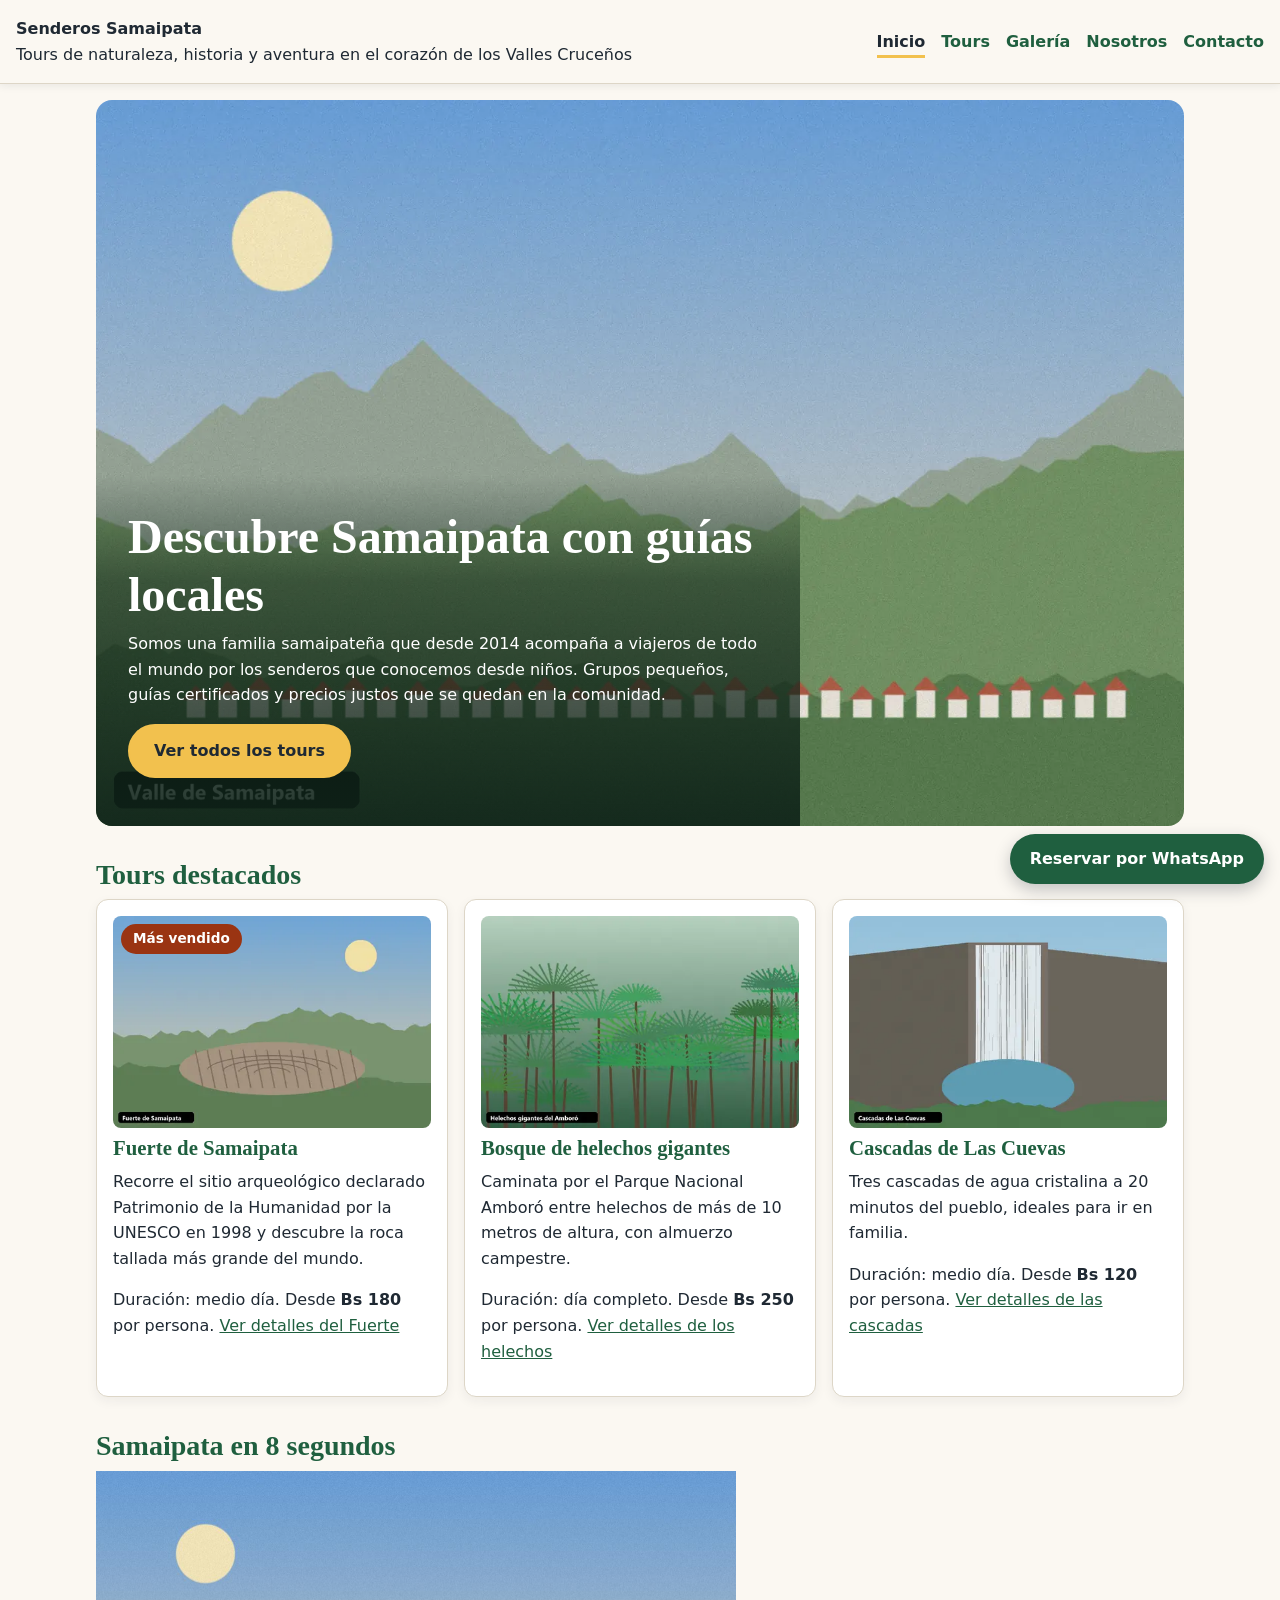
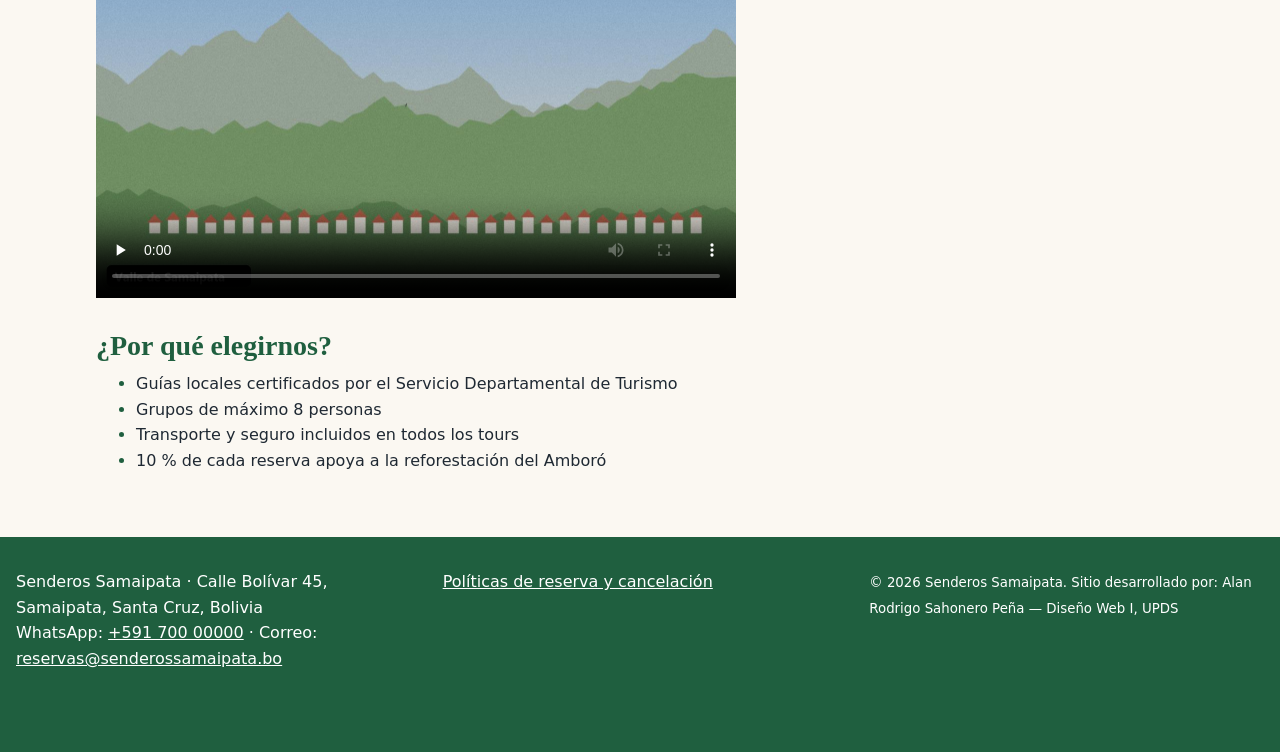
<file: index.html>
<!DOCTYPE html>
<html lang="es">
<head>
  <meta charset="UTF-8">
  <meta name="viewport" content="width=device-width, initial-scale=1.0">
  <title>Senderos Samaipata · Tours de naturaleza e historia en Samaipata</title>
  <link rel="canonical" href="   https://sahoneropenaalanrdorigo-web.github.io/senderos-samaipata/">
  <meta name="description" content="Tours con guías locales al Fuerte de Samaipata, los helechos gigantes del Amboró y las cascadas de Las Cuevas. Grupos pequeños y precios justos.">
  <link rel="stylesheet" href="css/estilos.css">
  <meta name="theme-color" content="#1f5f3f">
  <link rel="icon" href="img/favicon.svg" type="image/svg+xml">
  <link rel="apple-touch-icon" href="img/apple-touch-icon.png">
  <meta property="og:type" content="website">
  <meta property="og:title" content="Senderos Samaipata · Tours con guías locales">
  <meta property="og:description" content="Fuerte de Samaipata, helechos gigantes del Amboró y cascadas. Grupos pequeños y precios justos.">
  <meta property="og:image" content="   https://sahoneropenaalanrdorigo-web.github.io/senderos-samaipata/img/og-senderos.jpg">
  <meta property="og:url" content="   https://sahoneropenaalanrdorigo-web.github.io/senderos-samaipata/">
  <meta property="og:locale" content="es_BO">
  <script type="application/ld+json">
  {
    "@context": "https://schema.org",
    "@type": "TravelAgency",
    "name": "Senderos Samaipata",
    "url": "   https://sahoneropenaalanrdorigo-web.github.io/senderos-samaipata/",
    "image": "   https://sahoneropenaalanrdorigo-web.github.io/senderos-samaipata/img/og-senderos.jpg",
    "telephone": "+59170000000",
    "email": "reservas@senderossamaipata.bo",
    "priceRange": "Bs 120 - Bs 950",
    "address": {
      "@type": "PostalAddress",
      "streetAddress": "Calle Bolívar 45",
      "addressLocality": "Samaipata",
      "addressRegion": "Santa Cruz",
      "addressCountry": "BO"
    },
    "openingHours": ["Mo-Sa 08:00-19:00", "Su 08:00-12:00"]
  }
  </script>
</head>
<body>
  <header>
    <div class="marca">
      <p><strong>Senderos Samaipata</strong></p>
      <p>Tours de naturaleza, historia y aventura en el corazón de los Valles Cruceños</p>
    </div>
    <nav aria-label="Menú principal">
      <ul>
        <li><a href="index.html" aria-current="page">Inicio</a></li>
        <li><a href="tours.html">Tours</a></li>
        <li><a href="galeria.html">Galería</a></li>
        <li><a href="nosotros.html">Nosotros</a></li>
        <li><a href="contacto.html">Contacto</a></li>
      </ul>
    </nav>
  </header>

  <main>
    <section class="hero" aria-labelledby="bienvenida">
      <img src="img/portada-valle-960.jpg"
           srcset="img/portada-valle-480.webp 480w, img/portada-valle-960.webp 960w, img/portada-valle-1440.webp 1440w"
           sizes="100vw" width="960" height="640" fetchpriority="high"
           alt="Ilustración del valle de Samaipata con casas de techo rojo al pie de cerros verdes">
      <div class="hero-texto">
        <h1 id="bienvenida">Descubre Samaipata con guías locales</h1>
        <p>Somos una familia samaipateña que desde 2014 acompaña a viajeros de todo el mundo por los senderos que
          conocemos desde niños. Grupos pequeños, guías certificados y precios justos que se quedan en la comunidad.</p>
        <p><a class="boton" href="tours.html">Ver todos los tours</a></p>
      </div>
    </section>

    <section aria-labelledby="destacados">
      <h2 id="destacados">Tours destacados</h2>

      <div class="tarjetas">
        <article class="tarjeta">
          <p class="insignia">Más vendido</p>
          <img src="img/fuerte-480.webp" width="480" height="320" loading="lazy" alt="">
          <h3>Fuerte de Samaipata</h3>
          <p>Recorre el sitio arqueológico declarado Patrimonio de la Humanidad por la UNESCO en 1998 y descubre la
            roca tallada más grande del mundo.</p>
          <p>Duración: medio día. Desde <strong>Bs 180</strong> por persona. <a href="tours.html#fuerte">Ver detalles del Fuerte</a></p>
        </article>

        <article class="tarjeta">
          <img src="img/helechos-480.webp" width="480" height="320" loading="lazy" alt="">
          <h3>Bosque de helechos gigantes</h3>
          <p>Caminata por el Parque Nacional Amboró entre helechos de más de 10 metros de altura, con almuerzo
            campestre.</p>
          <p>Duración: día completo. Desde <strong>Bs 250</strong> por persona. <a href="tours.html#helechos">Ver detalles de los helechos</a></p>
        </article>

        <article class="tarjeta">
          <img src="img/cuevas-480.webp" width="480" height="320" loading="lazy" alt="">
          <h3>Cascadas de Las Cuevas</h3>
          <p>Tres cascadas de agua cristalina a 20 minutos del pueblo, ideales para ir en familia.</p>
          <p>Duración: medio día. Desde <strong>Bs 120</strong> por persona. <a href="tours.html#cuevas">Ver detalles de las cascadas</a></p>
        </article>
      </div>
    </section>

    <section aria-labelledby="video-titulo">
      <h2 id="video-titulo">Samaipata en 8 segundos</h2>
      <video controls preload="none" poster="video/poster.jpg" width="640" height="360">
        <source src="video/samaipata.mp4" type="video/mp4">
        <track kind="captions" src="video/samaipata.vtt" srclang="es" label="Español" default>
        <p>Tu navegador no puede reproducir este video. <a href="video/samaipata.mp4">Descárgalo aquí</a>.</p>
      </video>
    </section>

    <section aria-labelledby="por-que">
      <h2 id="por-que">¿Por qué elegirnos?</h2>
      <ul>
        <li>Guías locales certificados por el Servicio Departamental de Turismo</li>
        <li>Grupos de máximo 8 personas</li>
        <li>Transporte y seguro incluidos en todos los tours</li>
        <li>10 % de cada reserva apoya a la reforestación del Amboró</li>
      </ul>
    </section>
  </main>

  <a class="whatsapp-flotante" href="https://wa.me/59170000000">Reservar por WhatsApp</a>

  <footer>
    <address>
      Senderos Samaipata · Calle Bolívar 45, Samaipata, Santa Cruz, Bolivia<br>
      WhatsApp: <a href="https://wa.me/59170000000">+591 700 00000</a> ·
      Correo: <a href="mailto:reservas@senderossamaipata.bo">reservas@senderossamaipata.bo</a>
    </address>
    <p><a href="legal/politicas.html">Políticas de reserva y cancelación</a></p>
    <p><small>© 2026 Senderos Samaipata. Sitio desarrollado por: Alan Rodrigo Sahonero Peña — Diseño Web I, UPDS</small></p>
  </footer>
</body>
</html>
</file>
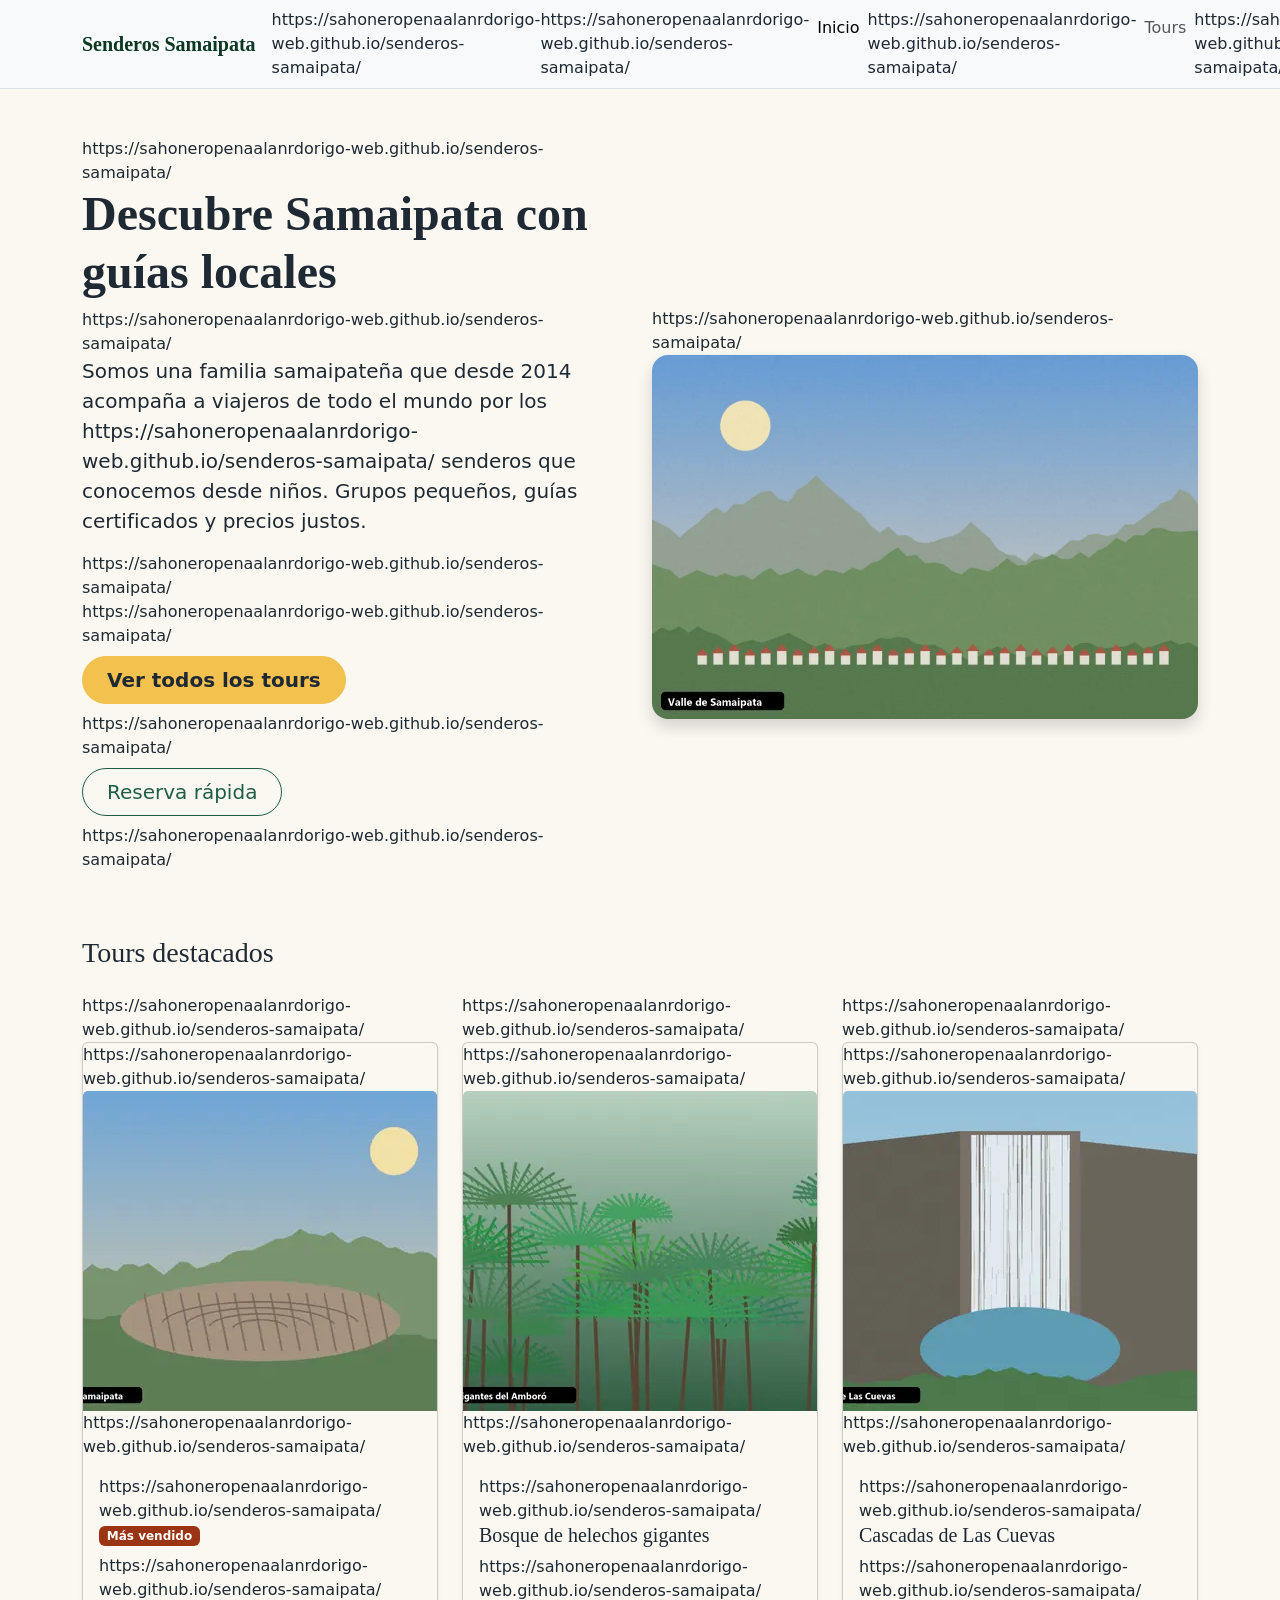
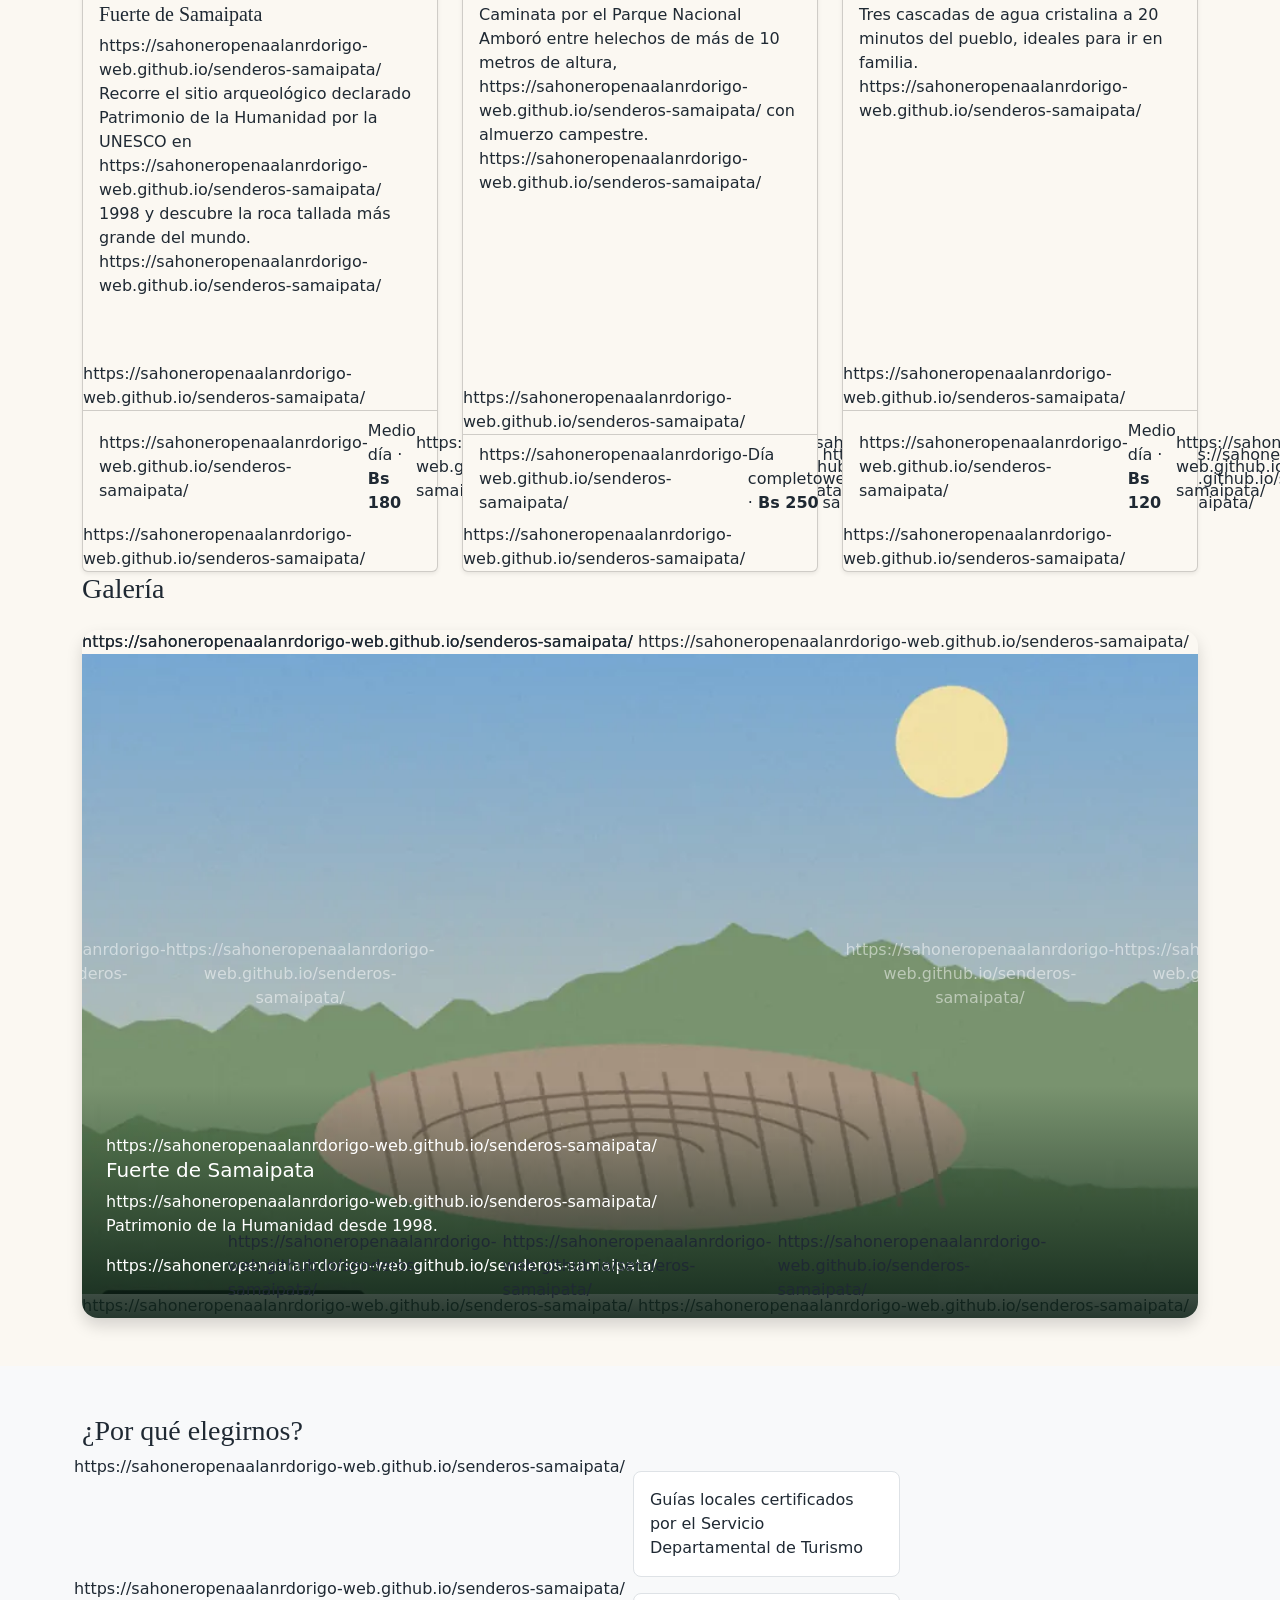
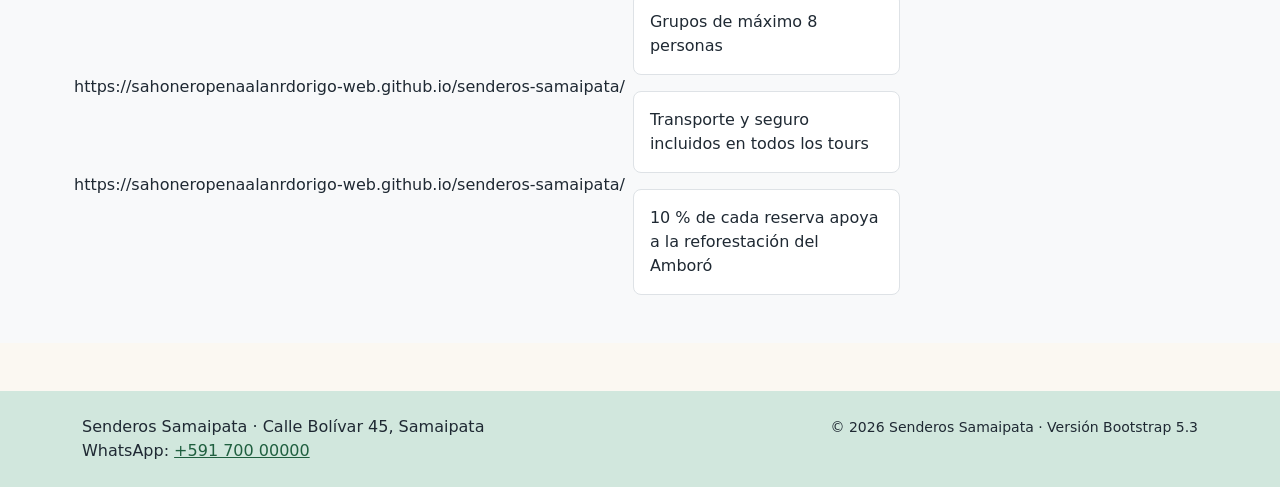
<file: version-bootstrap/index.html>
<!DOCTYPE html>
<html lang="es">
<head>
  <meta charset="UTF-8">
  <meta name="viewport" content="width=device-width, initial-scale=1.0">
  <title>Senderos Samaipata · Versión Bootstrap</title>
  <meta name="description" content="Prototipo de la portada de Senderos Samaipata construido con el framework Bootstrap 5.3.">
  <!-- Bootstrap 5.3.8 (copia local). Alternativa por CDN con integridad (SRI):
       <link rel="stylesheet" href="https://cdn.jsdelivr.net/npm/bootstrap@5.3.8/dist/css/bootstrap.min.css"
   https://sahoneropenaalanrdorigo-web.github.io/senderos-samaipata/    integrity="sha384-sRIl4kxILFvY47J16cr9ZwB07vP4J8+LH7qKQnuqkuIAvNWLzeN8tE5YBujZqJLB" crossorigin="anonymous"> -->
  <link rel="stylesheet" href="vendor/bootstrap/css/bootstrap.min.css">
  <link rel="stylesheet" href="css/personalizado.css">
  <script src="js/tema.js"></script>
  <meta name="theme-color" content="#1f5f3f">
  <link rel="icon" href="../img/favicon.svg" type="image/svg+xml">
</head>
<body>
  <header>
    <nav class="navbar navbar-expand-md bg-body-tertiary border-bottom sticky-top" aria-label="Menú principal">
      <div class="container">
        <a class="navbar-brand fw-bold text-success-emphasis" href="index.html">Senderos Samaipata</a>
        <button class="navbar-toggler" type="button" data-bs-toggle="collapse" data-bs-target="#menu-principal"
   https://sahoneropenaalanrdorigo-web.github.io/senderos-samaipata/       aria-controls="menu-principal" aria-expanded="false" aria-label="Abrir o cerrar el menú">
   https://sahoneropenaalanrdorigo-web.github.io/senderos-samaipata/ <span class="navbar-toggler-icon"></span>
        </button>
        <div class="collapse navbar-collapse" id="menu-principal">
   https://sahoneropenaalanrdorigo-web.github.io/senderos-samaipata/ <ul class="navbar-nav ms-auto">
   https://sahoneropenaalanrdorigo-web.github.io/senderos-samaipata/   <li class="nav-item"><a class="nav-link active" aria-current="page" href="index.html">Inicio</a></li>
   https://sahoneropenaalanrdorigo-web.github.io/senderos-samaipata/   <li class="nav-item"><a class="nav-link" href="../tours.html">Tours</a></li>
   https://sahoneropenaalanrdorigo-web.github.io/senderos-samaipata/   <li class="nav-item"><a class="nav-link" href="../galeria.html">Galería</a></li>
   https://sahoneropenaalanrdorigo-web.github.io/senderos-samaipata/   <li class="nav-item"><a class="nav-link" href="../nosotros.html">Nosotros</a></li>
   https://sahoneropenaalanrdorigo-web.github.io/senderos-samaipata/   <li class="nav-item"><a class="nav-link" href="../contacto.html">Contacto</a></li>
   https://sahoneropenaalanrdorigo-web.github.io/senderos-samaipata/ </ul>
        </div>
      </div>
    </nav>
  </header>

  <main>
    <section class="container py-5" aria-labelledby="bienvenida">
      <div class="row align-items-center g-4">
        <div class="col-md-6">
   https://sahoneropenaalanrdorigo-web.github.io/senderos-samaipata/ <h1 id="bienvenida" class="display-5 fw-bold">Descubre Samaipata con guías locales</h1>
   https://sahoneropenaalanrdorigo-web.github.io/senderos-samaipata/ <p class="lead">Somos una familia samaipateña que desde 2014 acompaña a viajeros de todo el mundo por los
   https://sahoneropenaalanrdorigo-web.github.io/senderos-samaipata/   senderos que conocemos desde niños. Grupos pequeños, guías certificados y precios justos.</p>
   https://sahoneropenaalanrdorigo-web.github.io/senderos-samaipata/ <p class="d-flex flex-wrap gap-2">
   https://sahoneropenaalanrdorigo-web.github.io/senderos-samaipata/   <a class="btn btn-warning btn-lg rounded-pill px-4 fw-bold" href="../tours.html">Ver todos los tours</a>
   https://sahoneropenaalanrdorigo-web.github.io/senderos-samaipata/   <button type="button" class="btn btn-outline-success btn-lg rounded-pill px-4" data-bs-toggle="modal"
   https://sahoneropenaalanrdorigo-web.github.io/senderos-samaipata/   https://sahoneropenaalanrdorigo-web.github.io/senderos-samaipata/  data-bs-target="#reserva-rapida">Reserva rápida</button>
   https://sahoneropenaalanrdorigo-web.github.io/senderos-samaipata/ </p>
        </div>
        <div class="col-md-6">
   https://sahoneropenaalanrdorigo-web.github.io/senderos-samaipata/ <img class="img-fluid rounded-4 shadow" src="../img/portada-valle-960.jpg"
   https://sahoneropenaalanrdorigo-web.github.io/senderos-samaipata/      srcset="../img/portada-valle-480.webp 480w, ../img/portada-valle-960.webp 960w"
   https://sahoneropenaalanrdorigo-web.github.io/senderos-samaipata/      sizes="(min-width: 768px) 50vw, 100vw" width="960" height="640" fetchpriority="high"
   https://sahoneropenaalanrdorigo-web.github.io/senderos-samaipata/      alt="Ilustración del valle de Samaipata con casas de techo rojo al pie de cerros verdes">
        </div>
      </div>
    </section>

    <section class="container pb-5" aria-labelledby="destacados">
      <h2 id="destacados" class="h3 mb-4">Tours destacados</h2>
      <div class="row row-cols-1 row-cols-sm-2 row-cols-lg-3 g-4">
        <div class="col">
   https://sahoneropenaalanrdorigo-web.github.io/senderos-samaipata/ <article class="card h-100 shadow-sm">
   https://sahoneropenaalanrdorigo-web.github.io/senderos-samaipata/   <img class="card-img-top" src="../img/fuerte-480.webp" width="480" height="320" loading="lazy" alt="">
   https://sahoneropenaalanrdorigo-web.github.io/senderos-samaipata/   <div class="card-body">
   https://sahoneropenaalanrdorigo-web.github.io/senderos-samaipata/     <p class="badge text-bg-danger mb-2">Más vendido</p>
   https://sahoneropenaalanrdorigo-web.github.io/senderos-samaipata/     <h3 class="card-title h5">Fuerte de Samaipata</h3>
   https://sahoneropenaalanrdorigo-web.github.io/senderos-samaipata/     <p class="card-text">Recorre el sitio arqueológico declarado Patrimonio de la Humanidad por la UNESCO en
   https://sahoneropenaalanrdorigo-web.github.io/senderos-samaipata/       1998 y descubre la roca tallada más grande del mundo.</p>
   https://sahoneropenaalanrdorigo-web.github.io/senderos-samaipata/   </div>
   https://sahoneropenaalanrdorigo-web.github.io/senderos-samaipata/   <div class="card-footer bg-transparent d-flex justify-content-between align-items-center">
   https://sahoneropenaalanrdorigo-web.github.io/senderos-samaipata/     <span>Medio día · <strong>Bs 180</strong></span>
   https://sahoneropenaalanrdorigo-web.github.io/senderos-samaipata/     <a class="btn btn-outline-success btn-sm" href="../tours.html#fuerte">Ver detalles<span class="visually-hidden"> del Fuerte</span></a>
   https://sahoneropenaalanrdorigo-web.github.io/senderos-samaipata/   </div>
   https://sahoneropenaalanrdorigo-web.github.io/senderos-samaipata/ </article>
        </div>
        <div class="col">
   https://sahoneropenaalanrdorigo-web.github.io/senderos-samaipata/ <article class="card h-100 shadow-sm">
   https://sahoneropenaalanrdorigo-web.github.io/senderos-samaipata/   <img class="card-img-top" src="../img/helechos-480.webp" width="480" height="320" loading="lazy" alt="">
   https://sahoneropenaalanrdorigo-web.github.io/senderos-samaipata/   <div class="card-body">
   https://sahoneropenaalanrdorigo-web.github.io/senderos-samaipata/     <h3 class="card-title h5">Bosque de helechos gigantes</h3>
   https://sahoneropenaalanrdorigo-web.github.io/senderos-samaipata/     <p class="card-text">Caminata por el Parque Nacional Amboró entre helechos de más de 10 metros de altura,
   https://sahoneropenaalanrdorigo-web.github.io/senderos-samaipata/       con almuerzo campestre.</p>
   https://sahoneropenaalanrdorigo-web.github.io/senderos-samaipata/   </div>
   https://sahoneropenaalanrdorigo-web.github.io/senderos-samaipata/   <div class="card-footer bg-transparent d-flex justify-content-between align-items-center">
   https://sahoneropenaalanrdorigo-web.github.io/senderos-samaipata/     <span>Día completo · <strong>Bs 250</strong></span>
   https://sahoneropenaalanrdorigo-web.github.io/senderos-samaipata/     <a class="btn btn-outline-success btn-sm" href="../tours.html#helechos">Ver detalles<span class="visually-hidden"> de los helechos</span></a>
   https://sahoneropenaalanrdorigo-web.github.io/senderos-samaipata/   </div>
   https://sahoneropenaalanrdorigo-web.github.io/senderos-samaipata/ </article>
        </div>
        <div class="col">
   https://sahoneropenaalanrdorigo-web.github.io/senderos-samaipata/ <article class="card h-100 shadow-sm">
   https://sahoneropenaalanrdorigo-web.github.io/senderos-samaipata/   <img class="card-img-top" src="../img/cuevas-480.webp" width="480" height="320" loading="lazy" alt="">
   https://sahoneropenaalanrdorigo-web.github.io/senderos-samaipata/   <div class="card-body">
   https://sahoneropenaalanrdorigo-web.github.io/senderos-samaipata/     <h3 class="card-title h5">Cascadas de Las Cuevas</h3>
   https://sahoneropenaalanrdorigo-web.github.io/senderos-samaipata/     <p class="card-text">Tres cascadas de agua cristalina a 20 minutos del pueblo, ideales para ir en familia.</p>
   https://sahoneropenaalanrdorigo-web.github.io/senderos-samaipata/   </div>
   https://sahoneropenaalanrdorigo-web.github.io/senderos-samaipata/   <div class="card-footer bg-transparent d-flex justify-content-between align-items-center">
   https://sahoneropenaalanrdorigo-web.github.io/senderos-samaipata/     <span>Medio día · <strong>Bs 120</strong></span>
   https://sahoneropenaalanrdorigo-web.github.io/senderos-samaipata/     <a class="btn btn-outline-success btn-sm" href="../tours.html#cuevas">Ver detalles<span class="visually-hidden"> de las cascadas</span></a>
   https://sahoneropenaalanrdorigo-web.github.io/senderos-samaipata/   </div>
   https://sahoneropenaalanrdorigo-web.github.io/senderos-samaipata/ </article>
        </div>
      </div>
    </section>

    <section class="container pb-5" aria-labelledby="galeria-titulo">
      <h2 id="galeria-titulo" class="h3 mb-4">Galería</h2>
      <div id="galeria-destacada" class="carousel slide rounded-4 overflow-hidden shadow" data-bs-theme="light">
        <div class="carousel-indicators">
   https://sahoneropenaalanrdorigo-web.github.io/senderos-samaipata/ <button type="button" data-bs-target="#galeria-destacada" data-bs-slide-to="0" class="active" aria-current="true" aria-label="Foto 1: Fuerte de Samaipata"></button>
   https://sahoneropenaalanrdorigo-web.github.io/senderos-samaipata/ <button type="button" data-bs-target="#galeria-destacada" data-bs-slide-to="1" aria-label="Foto 2: Helechos gigantes del Amboró"></button>
   https://sahoneropenaalanrdorigo-web.github.io/senderos-samaipata/ <button type="button" data-bs-target="#galeria-destacada" data-bs-slide-to="2" aria-label="Foto 3: Cascadas de Las Cuevas"></button>
        </div>
        <div class="carousel-inner">
   https://sahoneropenaalanrdorigo-web.github.io/senderos-samaipata/ <div class="carousel-item active">
   https://sahoneropenaalanrdorigo-web.github.io/senderos-samaipata/   <img class="d-block w-100" src="../img/fuerte-960.webp" width="960" height="640"
   https://sahoneropenaalanrdorigo-web.github.io/senderos-samaipata/        alt="Ilustración de la gran roca esculpida del Fuerte de Samaipata sobre una colina">
   https://sahoneropenaalanrdorigo-web.github.io/senderos-samaipata/   <div class="carousel-caption">
   https://sahoneropenaalanrdorigo-web.github.io/senderos-samaipata/     <p class="h5">Fuerte de Samaipata</p>
   https://sahoneropenaalanrdorigo-web.github.io/senderos-samaipata/     <p>Patrimonio de la Humanidad desde 1998.</p>
   https://sahoneropenaalanrdorigo-web.github.io/senderos-samaipata/   </div>
   https://sahoneropenaalanrdorigo-web.github.io/senderos-samaipata/ </div>
   https://sahoneropenaalanrdorigo-web.github.io/senderos-samaipata/ <div class="carousel-item">
   https://sahoneropenaalanrdorigo-web.github.io/senderos-samaipata/   <img class="d-block w-100" src="../img/helechos-960.webp" width="960" height="640" loading="lazy"
   https://sahoneropenaalanrdorigo-web.github.io/senderos-samaipata/        alt="Ilustración de un bosque de helechos gigantes del Parque Nacional Amboró">
   https://sahoneropenaalanrdorigo-web.github.io/senderos-samaipata/   <div class="carousel-caption">
   https://sahoneropenaalanrdorigo-web.github.io/senderos-samaipata/     <p class="h5">Helechos gigantes del Amboró</p>
   https://sahoneropenaalanrdorigo-web.github.io/senderos-samaipata/     <p>Senderos entre helechos de más de 10 metros.</p>
   https://sahoneropenaalanrdorigo-web.github.io/senderos-samaipata/   </div>
   https://sahoneropenaalanrdorigo-web.github.io/senderos-samaipata/ </div>
   https://sahoneropenaalanrdorigo-web.github.io/senderos-samaipata/ <div class="carousel-item">
   https://sahoneropenaalanrdorigo-web.github.io/senderos-samaipata/   <img class="d-block w-100" src="../img/cuevas-960.webp" width="960" height="640" loading="lazy"
   https://sahoneropenaalanrdorigo-web.github.io/senderos-samaipata/        alt="Ilustración de una cascada de Las Cuevas que cae sobre una poza turquesa">
   https://sahoneropenaalanrdorigo-web.github.io/senderos-samaipata/   <div class="carousel-caption">
   https://sahoneropenaalanrdorigo-web.github.io/senderos-samaipata/     <p class="h5">Cascadas de Las Cuevas</p>
   https://sahoneropenaalanrdorigo-web.github.io/senderos-samaipata/     <p>Tres cascadas a 20 minutos del pueblo.</p>
   https://sahoneropenaalanrdorigo-web.github.io/senderos-samaipata/   </div>
   https://sahoneropenaalanrdorigo-web.github.io/senderos-samaipata/ </div>
        </div>
        <button class="carousel-control-prev" type="button" data-bs-target="#galeria-destacada" data-bs-slide="prev">
   https://sahoneropenaalanrdorigo-web.github.io/senderos-samaipata/ <span class="carousel-control-prev-icon" aria-hidden="true"></span>
   https://sahoneropenaalanrdorigo-web.github.io/senderos-samaipata/ <span class="visually-hidden">Foto anterior</span>
        </button>
        <button class="carousel-control-next" type="button" data-bs-target="#galeria-destacada" data-bs-slide="next">
   https://sahoneropenaalanrdorigo-web.github.io/senderos-samaipata/ <span class="carousel-control-next-icon" aria-hidden="true"></span>
   https://sahoneropenaalanrdorigo-web.github.io/senderos-samaipata/ <span class="visually-hidden">Foto siguiente</span>
        </button>
      </div>
    </section>

    <section class="bg-body-tertiary py-5" aria-labelledby="por-que">
      <div class="container">
        <h2 id="por-que" class="h3 mb-4">¿Por qué elegirnos?</h2>
        <ul class="row row-cols-1 row-cols-sm-2 row-cols-lg-4 g-3 list-unstyled mb-0">
   https://sahoneropenaalanrdorigo-web.github.io/senderos-samaipata/ <li class="col"><p class="h-100 p-3 bg-body rounded-3 border mb-0">Guías locales certificados por el Servicio Departamental de Turismo</p></li>
   https://sahoneropenaalanrdorigo-web.github.io/senderos-samaipata/ <li class="col"><p class="h-100 p-3 bg-body rounded-3 border mb-0">Grupos de máximo 8 personas</p></li>
   https://sahoneropenaalanrdorigo-web.github.io/senderos-samaipata/ <li class="col"><p class="h-100 p-3 bg-body rounded-3 border mb-0">Transporte y seguro incluidos en todos los tours</p></li>
   https://sahoneropenaalanrdorigo-web.github.io/senderos-samaipata/ <li class="col"><p class="h-100 p-3 bg-body rounded-3 border mb-0">10 % de cada reserva apoya a la reforestación del Amboró</p></li>
        </ul>
      </div>
    </section>
  </main>

  <footer class="bg-success-subtle py-4 mt-5">
    <div class="container d-md-flex justify-content-between">
      <address class="mb-2 mb-md-0">
        Senderos Samaipata · Calle Bolívar 45, Samaipata<br>
        WhatsApp: <a href="https://wa.me/59170000000">+591 700 00000</a>
      </address>
      <p class="mb-0"><small>© 2026 Senderos Samaipata · Versión Bootstrap 5.3</small></p>
    </div>
  </footer>

  <div class="modal fade" id="reserva-rapida" tabindex="-1" aria-labelledby="reserva-rapida-titulo">
    <div class="modal-dialog modal-dialog-centered">
      <div class="modal-content">
        <form action="../gracias.html" method="get">
   https://sahoneropenaalanrdorigo-web.github.io/senderos-samaipata/ <div class="modal-header">
   https://sahoneropenaalanrdorigo-web.github.io/senderos-samaipata/   <h2 class="modal-title h5" id="reserva-rapida-titulo">Reserva rápida</h2>
   https://sahoneropenaalanrdorigo-web.github.io/senderos-samaipata/   <button type="button" class="btn-close" data-bs-dismiss="modal" aria-label="Cerrar"></button>
   https://sahoneropenaalanrdorigo-web.github.io/senderos-samaipata/ </div>
   https://sahoneropenaalanrdorigo-web.github.io/senderos-samaipata/ <div class="modal-body">
   https://sahoneropenaalanrdorigo-web.github.io/senderos-samaipata/   <p class="text-body-secondary">Te escribimos por WhatsApp en menos de 24 horas para confirmar.</p>
   https://sahoneropenaalanrdorigo-web.github.io/senderos-samaipata/   <div class="mb-3">
   https://sahoneropenaalanrdorigo-web.github.io/senderos-samaipata/     <label class="form-label" for="rr-nombre">Nombre completo</label>
   https://sahoneropenaalanrdorigo-web.github.io/senderos-samaipata/     <input class="form-control" type="text" id="rr-nombre" name="nombre" autocomplete="name" required>
   https://sahoneropenaalanrdorigo-web.github.io/senderos-samaipata/   </div>
   https://sahoneropenaalanrdorigo-web.github.io/senderos-samaipata/   <div class="mb-3">
   https://sahoneropenaalanrdorigo-web.github.io/senderos-samaipata/     <label class="form-label" for="rr-celular">Celular</label>
   https://sahoneropenaalanrdorigo-web.github.io/senderos-samaipata/     <input class="form-control" type="tel" id="rr-celular" name="celular" inputmode="numeric"
   https://sahoneropenaalanrdorigo-web.github.io/senderos-samaipata/   https://sahoneropenaalanrdorigo-web.github.io/senderos-samaipata/   pattern="[67][0-9]{7}" aria-describedby="rr-ayuda" autocomplete="tel" required>
   https://sahoneropenaalanrdorigo-web.github.io/senderos-samaipata/     <p class="form-text" id="rr-ayuda">8 dígitos, empieza con 6 o 7.</p>
   https://sahoneropenaalanrdorigo-web.github.io/senderos-samaipata/   </div>
   https://sahoneropenaalanrdorigo-web.github.io/senderos-samaipata/   <div class="mb-3">
   https://sahoneropenaalanrdorigo-web.github.io/senderos-samaipata/     <label class="form-label" for="rr-tour">Tour</label>
   https://sahoneropenaalanrdorigo-web.github.io/senderos-samaipata/     <select class="form-select" id="rr-tour" name="tour" required>
   https://sahoneropenaalanrdorigo-web.github.io/senderos-samaipata/       <option value="">— Elige un tour —</option>
   https://sahoneropenaalanrdorigo-web.github.io/senderos-samaipata/       <option value="fuerte">Fuerte de Samaipata</option>
   https://sahoneropenaalanrdorigo-web.github.io/senderos-samaipata/       <option value="helechos">Bosque de helechos gigantes</option>
   https://sahoneropenaalanrdorigo-web.github.io/senderos-samaipata/       <option value="cuevas">Cascadas de Las Cuevas</option>
   https://sahoneropenaalanrdorigo-web.github.io/senderos-samaipata/     </select>
   https://sahoneropenaalanrdorigo-web.github.io/senderos-samaipata/   </div>
   https://sahoneropenaalanrdorigo-web.github.io/senderos-samaipata/ </div>
   https://sahoneropenaalanrdorigo-web.github.io/senderos-samaipata/ <div class="modal-footer">
   https://sahoneropenaalanrdorigo-web.github.io/senderos-samaipata/   <button type="button" class="btn btn-outline-success" data-bs-dismiss="modal">Cancelar</button>
   https://sahoneropenaalanrdorigo-web.github.io/senderos-samaipata/   <button type="submit" class="btn btn-warning fw-bold">Enviar solicitud</button>
   https://sahoneropenaalanrdorigo-web.github.io/senderos-samaipata/ </div>
        </form>
      </div>
    </div>
  </div>

  <!-- Bootstrap JS (incluye Popper): menú colapsable, carrusel y modal -->
  <script src="vendor/bootstrap/js/bootstrap.bundle.min.js"></script>
</body>
</html>
</file>
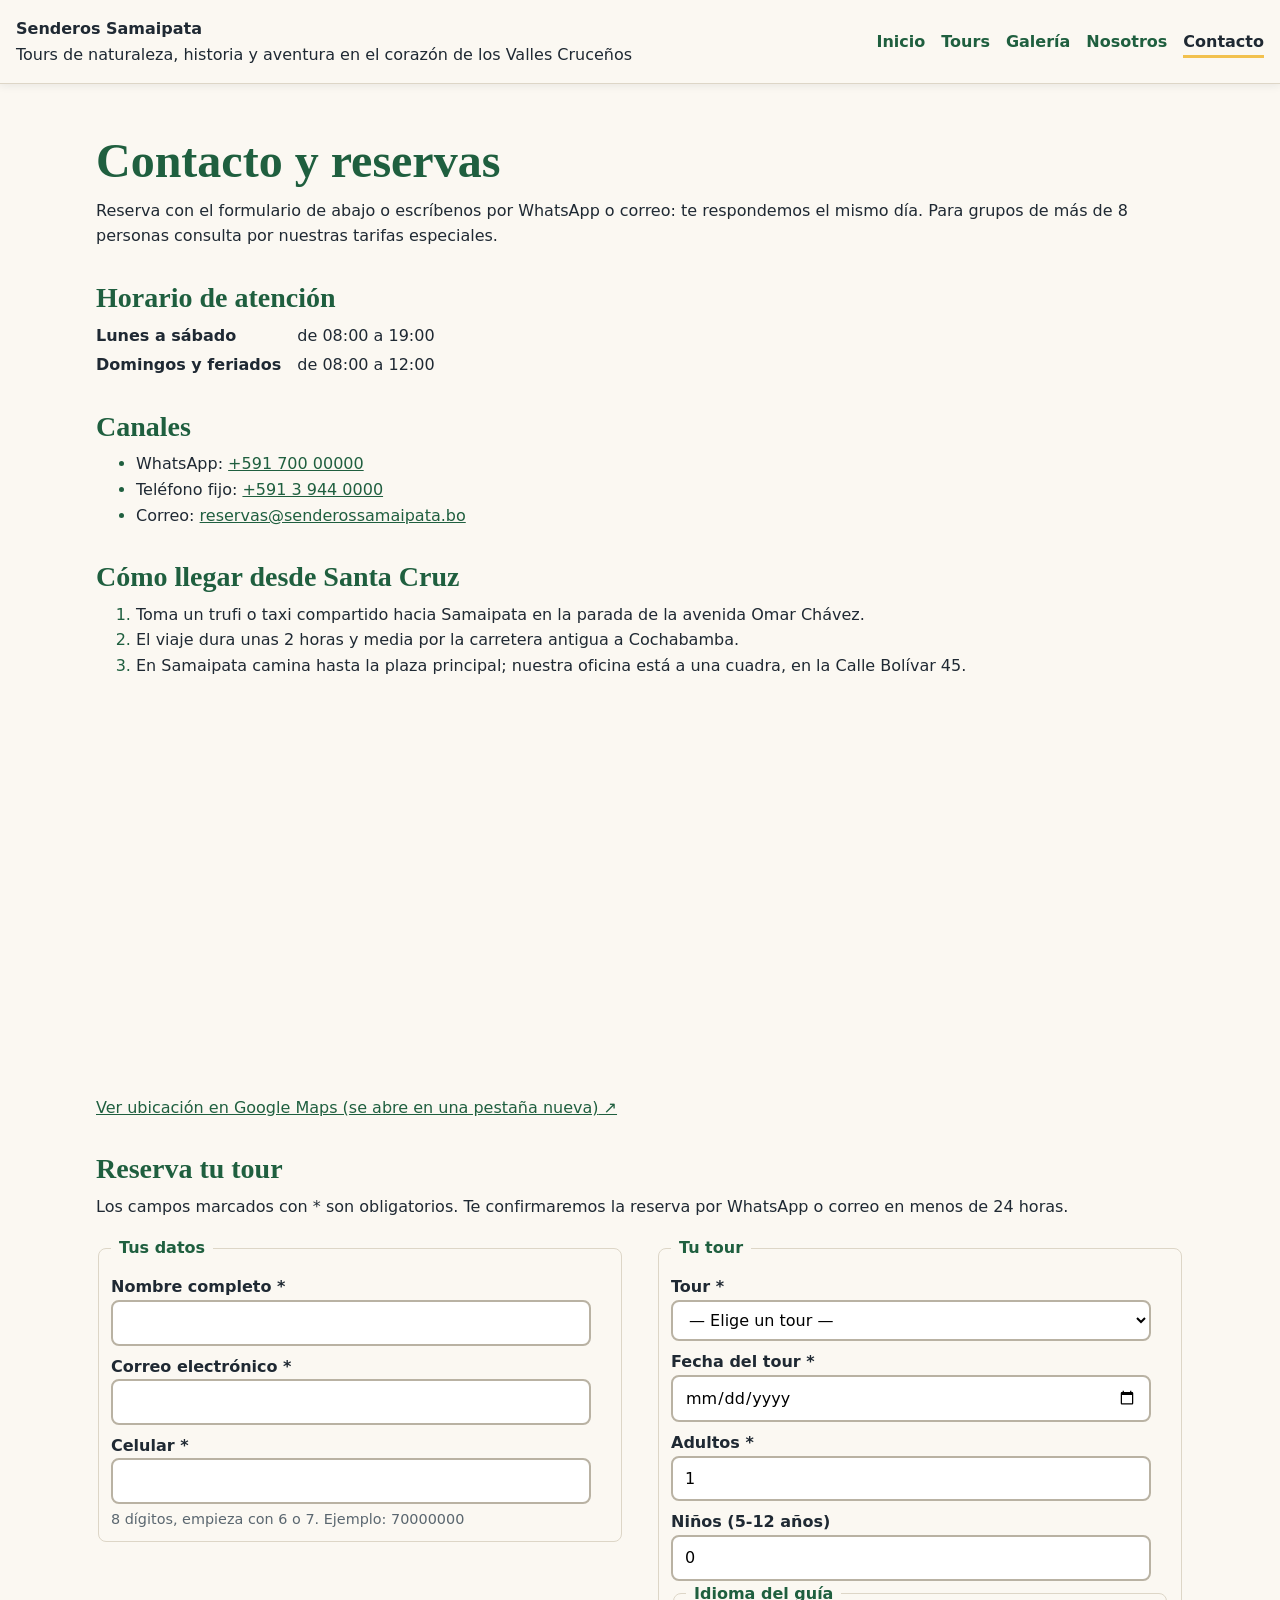
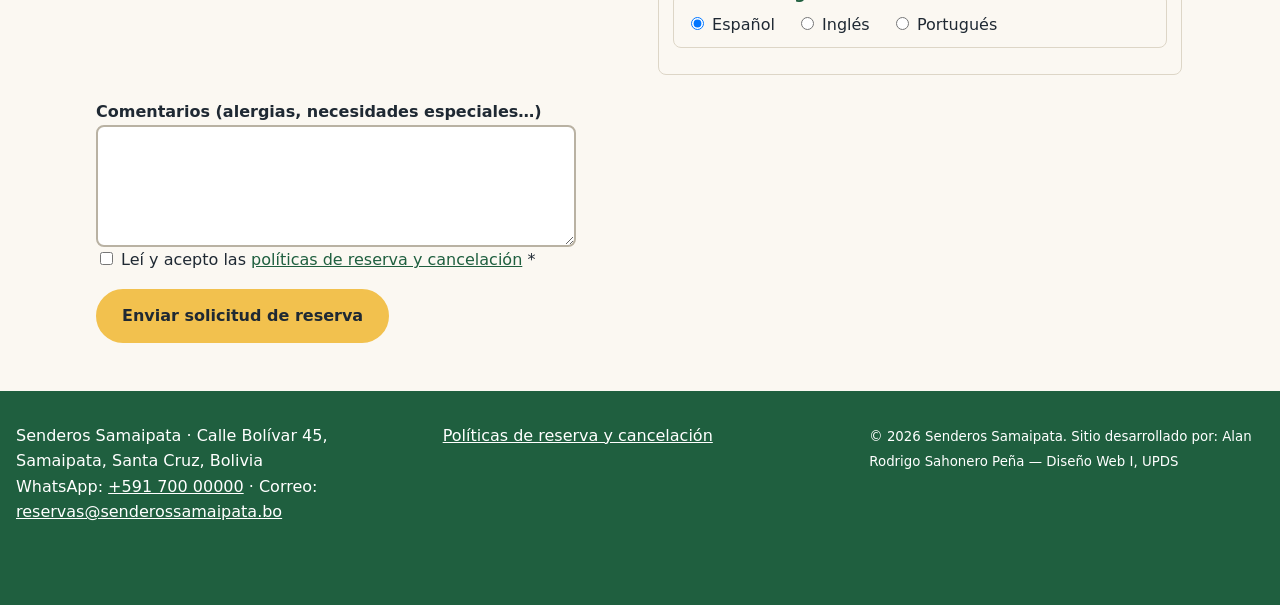
<file: contacto.html>
<!DOCTYPE html>
<html lang="es">
<head>
  <meta charset="UTF-8">
  <meta name="viewport" content="width=device-width, initial-scale=1.0">
  <title>Contacto y reservas · Senderos Samaipata</title>
  <link rel="canonical" href="   https://sahoneropenaalanrdorigo-web.github.io/senderos-samaipata/contacto.html">
  <meta name="description" content="Reserva tu tour en Samaipata por WhatsApp, teléfono o correo. Horarios de atención y cómo llegar desde Santa Cruz.">
  <link rel="stylesheet" href="css/estilos.css">
  <meta name="theme-color" content="#1f5f3f">
  <link rel="icon" href="img/favicon.svg" type="image/svg+xml">
  <link rel="apple-touch-icon" href="img/apple-touch-icon.png">
</head>
<body>
  <header>
    <div class="marca">
      <p><strong>Senderos Samaipata</strong></p>
      <p>Tours de naturaleza, historia y aventura en el corazón de los Valles Cruceños</p>
    </div>
    <nav aria-label="Menú principal">
      <ul>
        <li><a href="index.html">Inicio</a></li>
        <li><a href="tours.html">Tours</a></li>
        <li><a href="galeria.html">Galería</a></li>
        <li><a href="nosotros.html">Nosotros</a></li>
        <li><a href="contacto.html" aria-current="page">Contacto</a></li>
      </ul>
    </nav>
  </header>

  <main>
    <h1>Contacto y reservas</h1>
    <p>Reserva con el formulario de abajo o escríbenos por WhatsApp o correo: te respondemos el mismo día. Para grupos de más de 8 personas consulta
      por nuestras tarifas especiales.</p>

    <section aria-labelledby="horario">
      <h2 id="horario">Horario de atención</h2>
      <dl>
        <dt>Lunes a sábado</dt>
        <dd>de <time>08:00</time> a <time>19:00</time></dd>
        <dt>Domingos y feriados</dt>
        <dd>de <time>08:00</time> a <time>12:00</time></dd>
      </dl>
    </section>

    <section aria-labelledby="canales">
      <h2 id="canales">Canales</h2>
      <ul>
        <li>WhatsApp: <a href="https://wa.me/59170000000">+591 700 00000</a></li>
        <li>Teléfono fijo: <a href="tel:+59139440000">+591&nbsp;3&nbsp;944&nbsp;0000</a></li>
        <li>Correo: <a href="mailto:reservas@senderossamaipata.bo">reservas@senderossamaipata.bo</a></li>
      </ul>
    </section>

    <section aria-labelledby="llegar">
      <h2 id="llegar">Cómo llegar desde Santa Cruz</h2>
      <ol>
        <li>Toma un trufi o taxi compartido hacia Samaipata en la parada de la avenida Omar Chávez.</li>
        <li>El viaje dura unas 2 horas y media por la carretera antigua a Cochabamba.</li>
        <li>En Samaipata camina hasta la plaza principal; nuestra oficina está a una cuadra, en la Calle Bolívar 45.</li>
      </ol>
      <iframe src="https://www.google.com/maps?q=Samaipata,+Santa+Cruz,+Bolivia&amp;output=embed"
              title="Mapa: ubicación de Samaipata, Santa Cruz, Bolivia"
              width="600" height="400" loading="lazy" referrerpolicy="no-referrer-when-downgrade"></iframe>
      <p><a href="https://maps.google.com/?q=Samaipata,Santa+Cruz,Bolivia" target="_blank" rel="noopener">Ver
          ubicación en Google Maps (se abre en una pestaña nueva)</a></p>
    </section>
    <section aria-labelledby="reserva">
      <h2 id="reserva">Reserva tu tour</h2>
      <p>Los campos marcados con <span aria-hidden="true">*</span> son obligatorios. Te confirmaremos la reserva por
        WhatsApp o correo en menos de 24 horas.</p>

      <form action="gracias.html" method="get">
        <div class="form-columnas">
          <fieldset>
            <legend>Tus datos</legend>

            <label for="nombre">Nombre completo <span aria-hidden="true">*</span></label>
            <input type="text" id="nombre" name="nombre" autocomplete="name" required>

            <label for="correo">Correo electrónico <span aria-hidden="true">*</span></label>
            <input type="email" id="correo" name="correo" autocomplete="email" required>

            <label for="celular">Celular <span aria-hidden="true">*</span></label>
            <input type="tel" id="celular" name="celular" autocomplete="tel" inputmode="numeric"
                   pattern="[67][0-9]{7}" aria-describedby="ayuda-celular" required>
            <p id="ayuda-celular">8 dígitos, empieza con 6 o 7. Ejemplo: 70000000</p>
          </fieldset>

          <fieldset>
            <legend>Tu tour</legend>

            <label for="tour">Tour <span aria-hidden="true">*</span></label>
            <select id="tour" name="tour" required>
              <option value="">— Elige un tour —</option>
              <option value="fuerte">Fuerte de Samaipata</option>
              <option value="helechos">Bosque de helechos gigantes</option>
              <option value="cuevas">Cascadas de Las Cuevas</option>
              <option value="condores">Mirador de cóndores</option>
              <option value="che">Ruta del Che</option>
              <option value="vinos">Tarde de vinos y sabores</option>
            </select>

            <label for="fecha">Fecha del tour <span aria-hidden="true">*</span></label>
            <input type="date" id="fecha" name="fecha" min="2026-10-01" max="2027-12-31" required>

            <label for="adultos">Adultos <span aria-hidden="true">*</span></label>
            <input type="number" id="adultos" name="adultos" min="1" max="8" value="1" required>

            <label for="ninos">Niños (5-12 años)</label>
            <input type="number" id="ninos" name="ninos" min="0" max="8" value="0">

            <fieldset>
              <legend>Idioma del guía</legend>
              <input type="radio" id="idioma-es" name="idioma" value="es" checked>
              <label for="idioma-es">Español</label>
              <input type="radio" id="idioma-en" name="idioma" value="en">
              <label for="idioma-en">Inglés</label>
              <input type="radio" id="idioma-pt" name="idioma" value="pt">
              <label for="idioma-pt">Portugués</label>
            </fieldset>
          </fieldset>
        </div>

        <label for="comentarios">Comentarios (alergias, necesidades especiales…)</label>
        <textarea id="comentarios" name="comentarios" rows="4" maxlength="500"></textarea>

        <input type="checkbox" id="acepto" name="acepto" value="si" required>
        <label for="acepto">Leí y acepto las <a href="legal/politicas.html">políticas de reserva y cancelación</a>
          <span aria-hidden="true">*</span></label>

        <button class="boton" type="submit">Enviar solicitud de reserva</button>
      </form>
    </section>
  </main>

  <footer>
    <address>
      Senderos Samaipata · Calle Bolívar 45, Samaipata, Santa Cruz, Bolivia<br>
      WhatsApp: <a href="https://wa.me/59170000000">+591 700 00000</a> ·
      Correo: <a href="mailto:reservas@senderossamaipata.bo">reservas@senderossamaipata.bo</a>
    </address>
    <p><a href="legal/politicas.html">Políticas de reserva y cancelación</a></p>
    <p><small>© 2026 Senderos Samaipata. Sitio desarrollado por: Alan Rodrigo Sahonero Peña — Diseño Web I, UPDS</small></p>
  </footer>
</body>
</html>
</file>
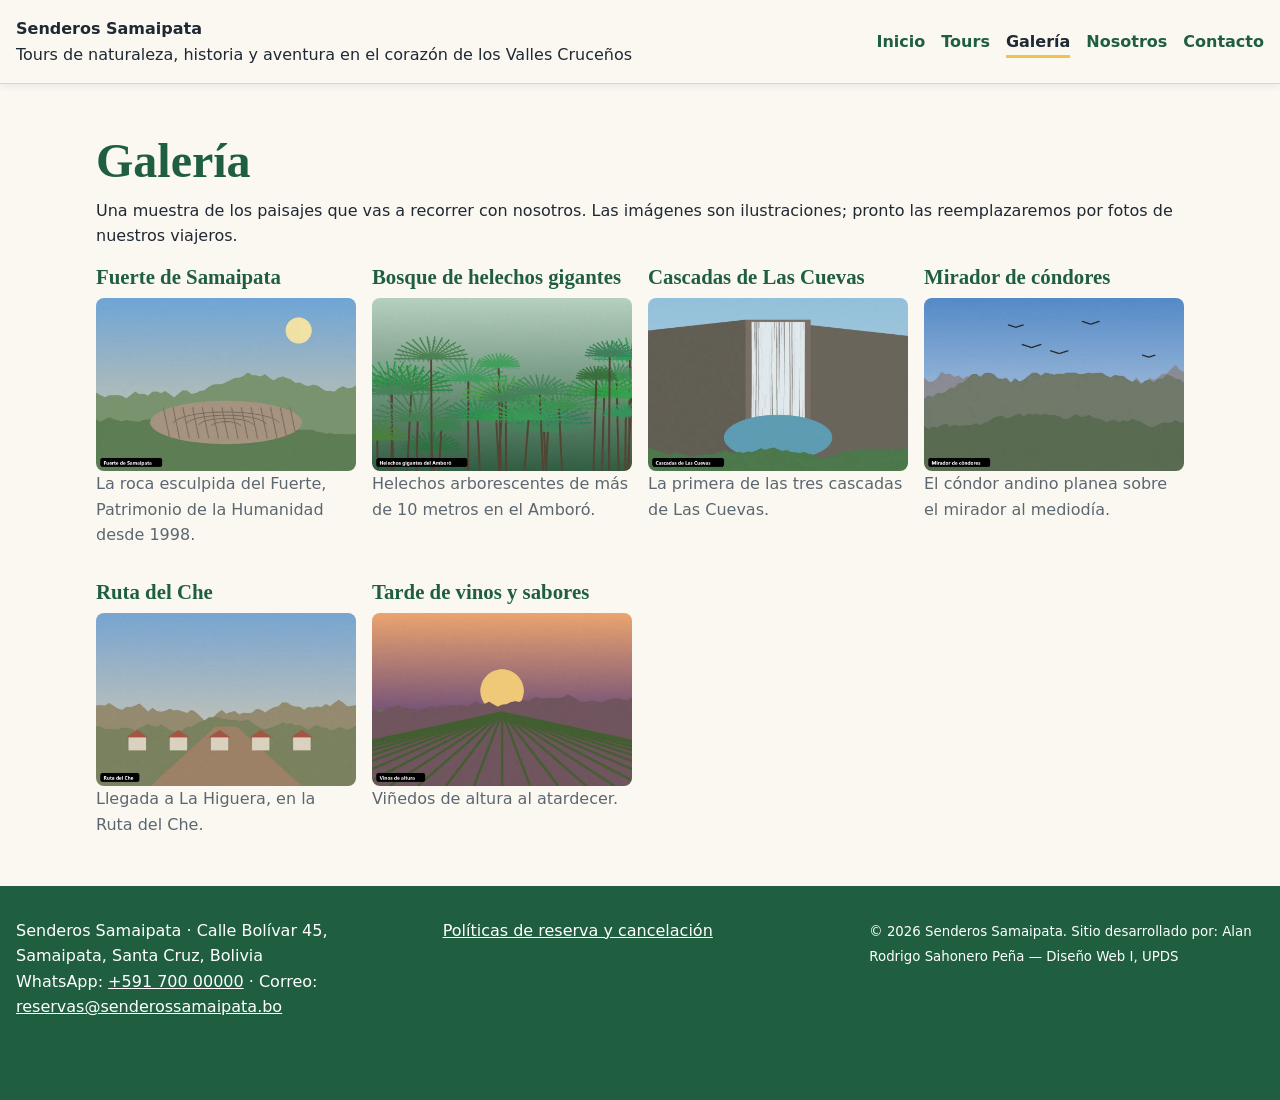
<file: galeria.html>
<!DOCTYPE html>
<html lang="es">
<head>
  <meta charset="UTF-8">
  <meta name="viewport" content="width=device-width, initial-scale=1.0">
  <title>Galería de fotos · Senderos Samaipata</title>
  <link rel="canonical" href="   https://sahoneropenaalanrdorigo-web.github.io/senderos-samaipata/galeria.html">
  <meta name="description" content="Paisajes del Fuerte de Samaipata, el Parque Nacional Amboró y los Valles Cruceños.">
  <link rel="stylesheet" href="css/estilos.css">
  <meta name="theme-color" content="#1f5f3f">
  <link rel="icon" href="img/favicon.svg" type="image/svg+xml">
  <link rel="apple-touch-icon" href="img/apple-touch-icon.png">
</head>
<body>
  <header>
    <div class="marca">
      <p><strong>Senderos Samaipata</strong></p>
      <p>Tours de naturaleza, historia y aventura en el corazón de los Valles Cruceños</p>
    </div>
    <nav aria-label="Menú principal">
      <ul>
        <li><a href="index.html">Inicio</a></li>
        <li><a href="tours.html">Tours</a></li>
        <li><a href="galeria.html" aria-current="page">Galería</a></li>
        <li><a href="nosotros.html">Nosotros</a></li>
        <li><a href="contacto.html">Contacto</a></li>
      </ul>
    </nav>
  </header>

  <main>
    <h1>Galería</h1>
    <p>Una muestra de los paisajes que vas a recorrer con nosotros. Las imágenes son ilustraciones; pronto las reemplazaremos por fotos de nuestros viajeros.</p>

    <div class="galeria">
      <section aria-labelledby="g-fuerte">
        <h2 id="g-fuerte">Fuerte de Samaipata</h2>
        <figure>
          <picture>
            <source type="image/webp"
                    srcset="img/fuerte-480.webp 480w, img/fuerte-960.webp 960w, img/fuerte-1440.webp 1440w"
                    sizes="(min-width: 60em) 60vw, 100vw">
            <img src="img/fuerte-960.jpg" width="960" height="640" loading="lazy" decoding="async"
                 alt="Ilustración de la gran roca esculpida del Fuerte de Samaipata sobre una colina">
          </picture>
          <figcaption>La roca esculpida del Fuerte, Patrimonio de la Humanidad desde 1998.</figcaption>
        </figure>
      </section>

      <section aria-labelledby="g-helechos">
        <h2 id="g-helechos">Bosque de helechos gigantes</h2>
        <figure>
          <picture>
            <source type="image/webp"
                    srcset="img/helechos-480.webp 480w, img/helechos-960.webp 960w, img/helechos-1440.webp 1440w"
                    sizes="(min-width: 60em) 60vw, 100vw">
            <img src="img/helechos-960.jpg" width="960" height="640" loading="lazy" decoding="async"
                 alt="Ilustración de un bosque de helechos gigantes del Parque Nacional Amboró">
          </picture>
          <figcaption>Helechos arborescentes de más de 10 metros en el Amboró.</figcaption>
        </figure>
      </section>

      <section aria-labelledby="g-cuevas">
        <h2 id="g-cuevas">Cascadas de Las Cuevas</h2>
        <figure>
          <picture>
            <source type="image/webp"
                    srcset="img/cuevas-480.webp 480w, img/cuevas-960.webp 960w, img/cuevas-1440.webp 1440w"
                    sizes="(min-width: 60em) 60vw, 100vw">
            <img src="img/cuevas-960.jpg" width="960" height="640" loading="lazy" decoding="async"
                 alt="Ilustración de una cascada de Las Cuevas que cae sobre una poza turquesa">
          </picture>
          <figcaption>La primera de las tres cascadas de Las Cuevas.</figcaption>
        </figure>
      </section>

      <section aria-labelledby="g-condores">
        <h2 id="g-condores">Mirador de cóndores</h2>
        <figure>
          <picture>
            <source type="image/webp"
                    srcset="img/condores-480.webp 480w, img/condores-960.webp 960w, img/condores-1440.webp 1440w"
                    sizes="(min-width: 60em) 60vw, 100vw">
            <img src="img/condores-960.jpg" width="960" height="640" loading="lazy" decoding="async"
                 alt="Ilustración de cóndores en vuelo sobre las serranías de los Valles Cruceños">
          </picture>
          <figcaption>El cóndor andino planea sobre el mirador al mediodía.</figcaption>
        </figure>
      </section>

      <section aria-labelledby="g-che">
        <h2 id="g-che">Ruta del Che</h2>
        <figure>
          <picture>
            <source type="image/webp"
                    srcset="img/che-480.webp 480w, img/che-960.webp 960w, img/che-1440.webp 1440w"
                    sizes="(min-width: 60em) 60vw, 100vw">
            <img src="img/che-960.jpg" width="960" height="640" loading="lazy" decoding="async"
                 alt="Ilustración de un camino de tierra que llega a un pueblo de casas blancas en la Ruta del Che">
          </picture>
          <figcaption>Llegada a La Higuera, en la Ruta del Che.</figcaption>
        </figure>
      </section>

      <section aria-labelledby="g-vinos">
        <h2 id="g-vinos">Tarde de vinos y sabores</h2>
        <figure>
          <picture>
            <source type="image/webp"
                    srcset="img/vinos-480.webp 480w, img/vinos-960.webp 960w, img/vinos-1440.webp 1440w"
                    sizes="(min-width: 60em) 60vw, 100vw">
            <img src="img/vinos-960.jpg" width="960" height="640" loading="lazy" decoding="async"
                 alt="Ilustración de hileras de viñedos al atardecer en los Valles Cruceños">
          </picture>
          <figcaption>Viñedos de altura al atardecer.</figcaption>
        </figure>
      </section>
    </div>
  </main>

  <footer>
    <address>
      Senderos Samaipata · Calle Bolívar 45, Samaipata, Santa Cruz, Bolivia<br>
      WhatsApp: <a href="https://wa.me/59170000000">+591 700 00000</a> ·
      Correo: <a href="mailto:reservas@senderossamaipata.bo">reservas@senderossamaipata.bo</a>
    </address>
    <p><a href="legal/politicas.html">Políticas de reserva y cancelación</a></p>
    <p><small>© 2026 Senderos Samaipata. Sitio desarrollado por: Alan Rodrigo Sahonero Peña — Diseño Web I, UPDS</small></p>
  </footer>
</body>
</html>
</file>
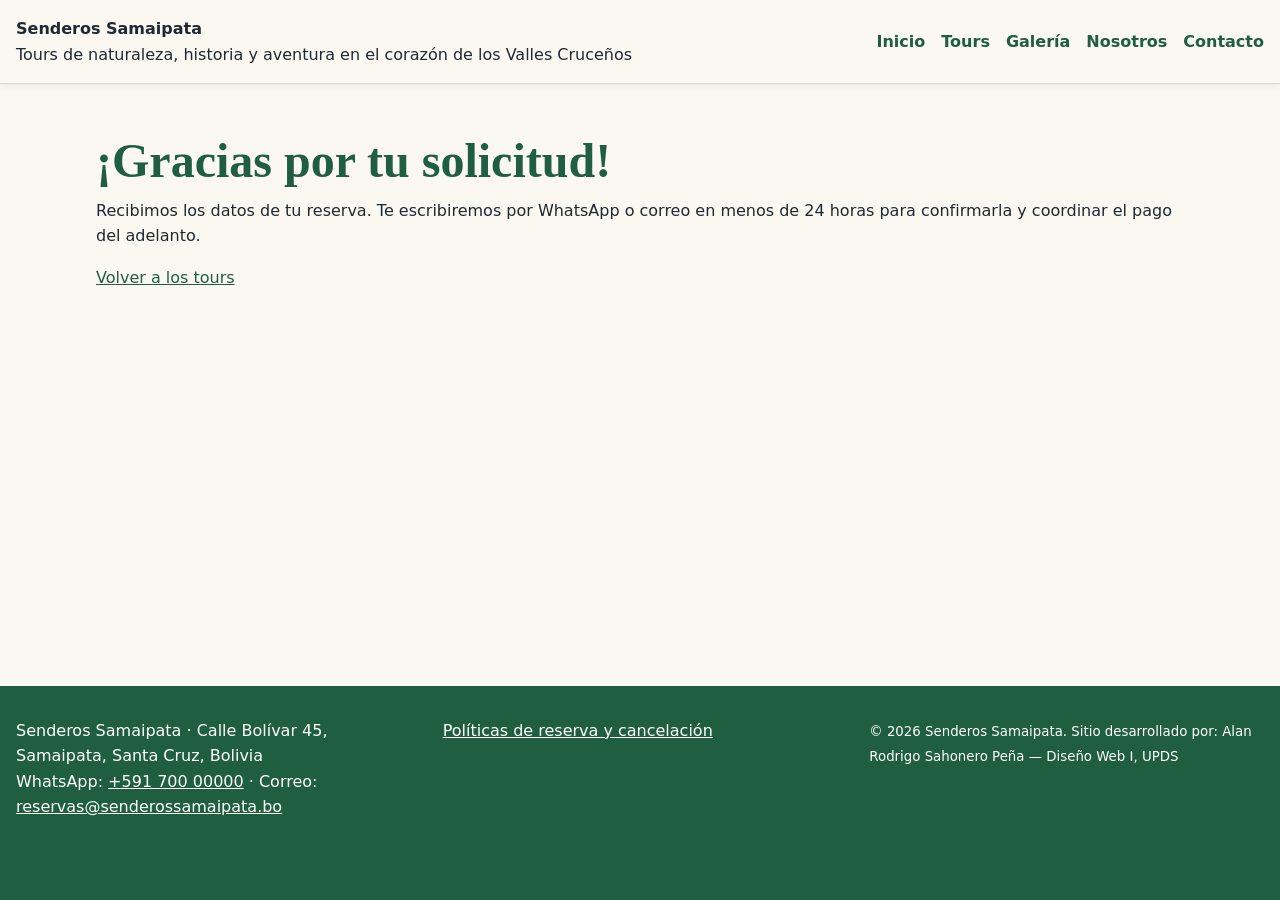
<file: gracias.html>
<!DOCTYPE html>
<html lang="es">
<head>
  <meta charset="UTF-8">
  <meta name="viewport" content="width=device-width, initial-scale=1.0">
  <title>Solicitud recibida · Senderos Samaipata</title>
  <meta name="robots" content="noindex">
  <meta name="description" content="Recibimos tu solicitud de reserva. Te responderemos en menos de 24 horas.">
  <link rel="stylesheet" href="css/estilos.css">
  <meta name="theme-color" content="#1f5f3f">
  <link rel="icon" href="img/favicon.svg" type="image/svg+xml">
  <link rel="apple-touch-icon" href="img/apple-touch-icon.png">
</head>
<body>
  <header>
    <div class="marca">
      <p><strong>Senderos Samaipata</strong></p>
      <p>Tours de naturaleza, historia y aventura en el corazón de los Valles Cruceños</p>
    </div>
    <nav aria-label="Menú principal">
      <ul>
        <li><a href="index.html">Inicio</a></li>
        <li><a href="tours.html">Tours</a></li>
        <li><a href="galeria.html">Galería</a></li>
        <li><a href="nosotros.html">Nosotros</a></li>
        <li><a href="contacto.html">Contacto</a></li>
      </ul>
    </nav>
  </header>

  <main>
    <h1>¡Gracias por tu solicitud!</h1>
    <p>Recibimos los datos de tu reserva. Te escribiremos por WhatsApp o correo en menos de 24 horas para
      confirmarla y coordinar el pago del adelanto.</p>
    <p><a href="tours.html">Volver a los tours</a></p>
  </main>

  <footer>
    <address>
      Senderos Samaipata · Calle Bolívar 45, Samaipata, Santa Cruz, Bolivia<br>
      WhatsApp: <a href="https://wa.me/59170000000">+591 700 00000</a> ·
      Correo: <a href="mailto:reservas@senderossamaipata.bo">reservas@senderossamaipata.bo</a>
    </address>
    <p><a href="legal/politicas.html">Políticas de reserva y cancelación</a></p>
    <p><small>© 2026 Senderos Samaipata. Sitio desarrollado por: Alan Rodrigo Sahonero Peña — Diseño Web I, UPDS</small></p>
  </footer>
</body>
</html>
</file>
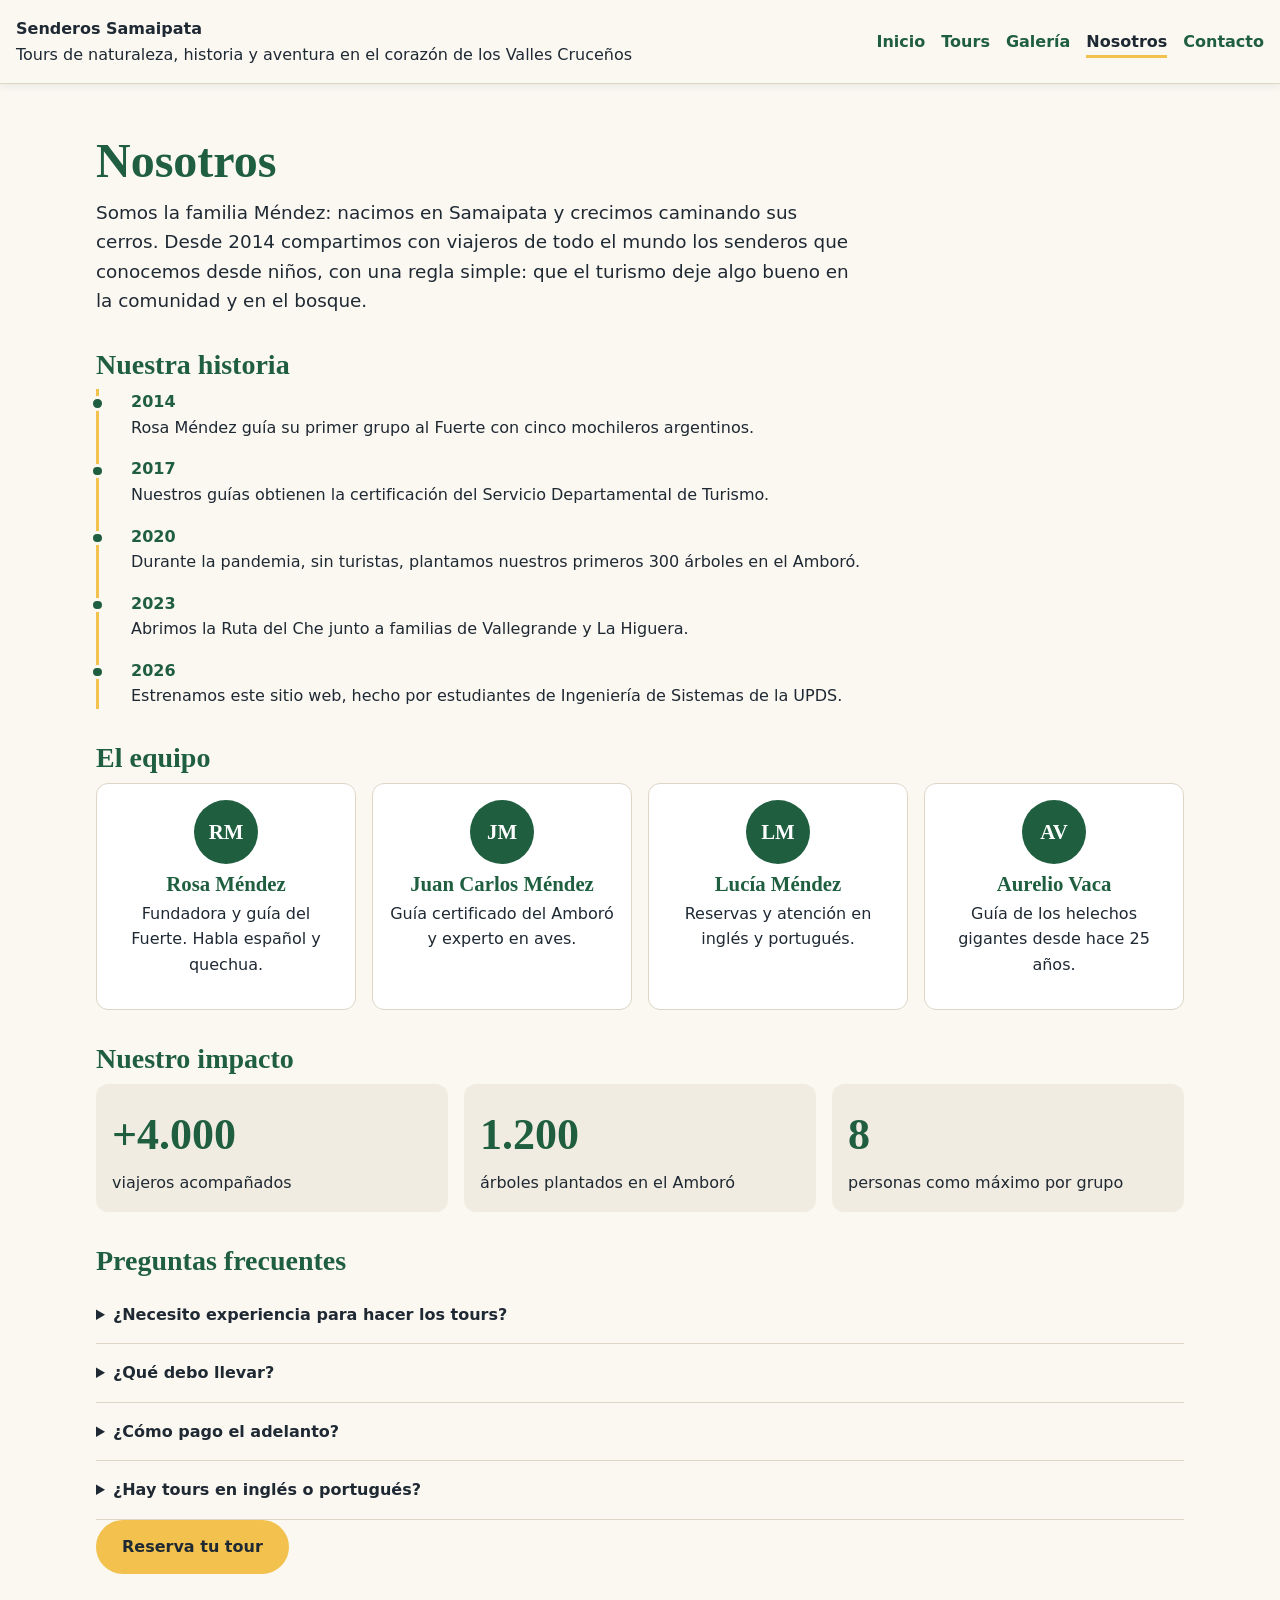
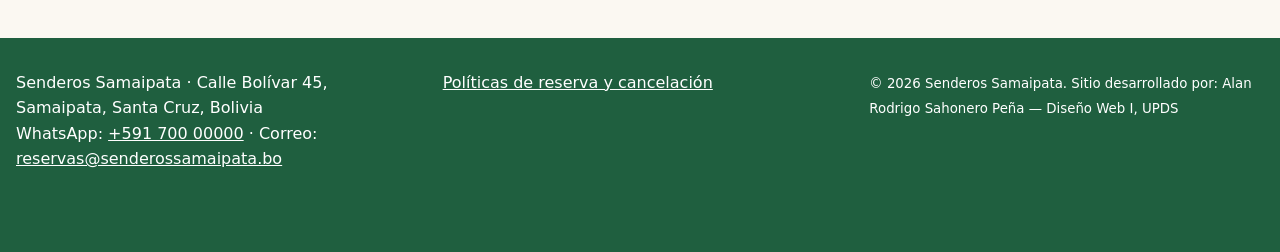
<file: nosotros.html>
<!DOCTYPE html>
<html lang="es">
<head>
  <meta charset="UTF-8">
  <meta name="viewport" content="width=device-width, initial-scale=1.0">
  <title>Nosotros · Senderos Samaipata, guías locales desde 2014</title>
  <link rel="canonical" href="   https://sahoneropenaalanrdorigo-web.github.io/senderos-samaipata/nosotros.html">
  <meta name="description" content="Conoce a la familia Méndez: guías locales de Samaipata desde 2014, nuestro equipo, nuestro impacto en el Amboró y las preguntas frecuentes.">
  <link rel="stylesheet" href="css/estilos.css">
  <meta name="theme-color" content="#1f5f3f">
  <link rel="icon" href="img/favicon.svg" type="image/svg+xml">
  <link rel="apple-touch-icon" href="img/apple-touch-icon.png">
</head>
<body>
  <header>
    <div class="marca">
      <p><strong>Senderos Samaipata</strong></p>
      <p>Tours de naturaleza, historia y aventura en el corazón de los Valles Cruceños</p>
    </div>
    <nav aria-label="Menú principal">
      <ul>
        <li><a href="index.html">Inicio</a></li>
        <li><a href="tours.html">Tours</a></li>
        <li><a href="galeria.html">Galería</a></li>
        <li><a href="nosotros.html" aria-current="page">Nosotros</a></li>
        <li><a href="contacto.html">Contacto</a></li>
      </ul>
    </nav>
  </header>

  <main>
    <h1>Nosotros</h1>
    <p class="entrada">Somos la familia Méndez: nacimos en Samaipata y crecimos caminando sus cerros. Desde 2014 compartimos
      con viajeros de todo el mundo los senderos que conocemos desde niños, con una regla simple: que el turismo deje
      algo bueno en la comunidad y en el bosque.</p>

    <section aria-labelledby="historia">
      <h2 id="historia">Nuestra historia</h2>
      <ol class="linea-tiempo">
        <li><strong><time datetime="2014">2014</time></strong> Rosa Méndez guía su primer grupo al Fuerte con cinco
          mochileros argentinos.</li>
        <li><strong><time datetime="2017">2017</time></strong> Nuestros guías obtienen la certificación del Servicio
          Departamental de Turismo.</li>
        <li><strong><time datetime="2020">2020</time></strong> Durante la pandemia, sin turistas, plantamos nuestros
          primeros 300 árboles en el Amboró.</li>
        <li><strong><time datetime="2023">2023</time></strong> Abrimos la Ruta del Che junto a familias de Vallegrande y
          La Higuera.</li>
        <li><strong><time datetime="2026">2026</time></strong> Estrenamos este sitio web, hecho por estudiantes de
          Ingeniería de Sistemas de la UPDS.</li>
      </ol>
    </section>

    <section aria-labelledby="equipo">
      <h2 id="equipo">El equipo</h2>
      <ul class="equipo">
        <li>
          <span class="avatar" aria-hidden="true">RM</span>
          <h3>Rosa Méndez</h3>
          <p>Fundadora y guía del Fuerte. Habla español y quechua.</p>
        </li>
        <li>
          <span class="avatar" aria-hidden="true">JM</span>
          <h3>Juan Carlos Méndez</h3>
          <p>Guía certificado del Amboró y experto en aves.</p>
        </li>
        <li>
          <span class="avatar" aria-hidden="true">LM</span>
          <h3>Lucía Méndez</h3>
          <p>Reservas y atención en inglés y portugués.</p>
        </li>
        <li>
          <span class="avatar" aria-hidden="true">AV</span>
          <h3>Aurelio Vaca</h3>
          <p>Guía de los helechos gigantes desde hace 25 años.</p>
        </li>
      </ul>
    </section>

    <section aria-labelledby="impacto">
      <h2 id="impacto">Nuestro impacto</h2>
      <ul class="cifras">
        <li><strong><data value="4000">+4.000</data></strong> viajeros acompañados</li>
        <li><strong><data value="1200">1.200</data></strong> árboles plantados en el Amboró</li>
        <li><strong><data value="8">8</data></strong> personas como máximo por grupo</li>
      </ul>
    </section>

    <section aria-labelledby="preguntas">
      <h2 id="preguntas">Preguntas frecuentes</h2>
      <details>
        <summary>¿Necesito experiencia para hacer los tours?</summary>
        <p>No. Los tours de dificultad baja son para toda la familia. Para los de dificultad media-alta (Mirador de
          cóndores) recomendamos caminar habitualmente.</p>
      </details>
      <details>
        <summary>¿Qué debo llevar?</summary>
        <p>Zapatos cómodos, gorra, protector solar, repelente, una chamarra ligera y agua. El resto lo ponemos nosotros.</p>
      </details>
      <details>
        <summary>¿Cómo pago el adelanto?</summary>
        <p>Por transferencia o pago con QR desde cualquier banco boliviano. Te enviamos el código por WhatsApp.</p>
      </details>
      <details>
        <summary>¿Hay tours en inglés o portugués?</summary>
        <p>Sí. Elige el idioma del guía en el formulario de reserva y Lucía coordinará tu tour.</p>
      </details>
    </section>

    <p><a class="boton" href="contacto.html#reserva">Reserva tu tour</a></p>
  </main>

  <footer>
    <address>
      Senderos Samaipata · Calle Bolívar 45, Samaipata, Santa Cruz, Bolivia<br>
      WhatsApp: <a href="https://wa.me/59170000000">+591 700 00000</a> ·
      Correo: <a href="mailto:reservas@senderossamaipata.bo">reservas@senderossamaipata.bo</a>
    </address>
    <p><a href="legal/politicas.html">Políticas de reserva y cancelación</a></p>
    <p><small>© 2026 Senderos Samaipata. Sitio desarrollado por: Alan Rodrigo Sahonero Peña — Diseño Web I, UPDS</small></p>
  </footer>
</body>
</html>
</file>
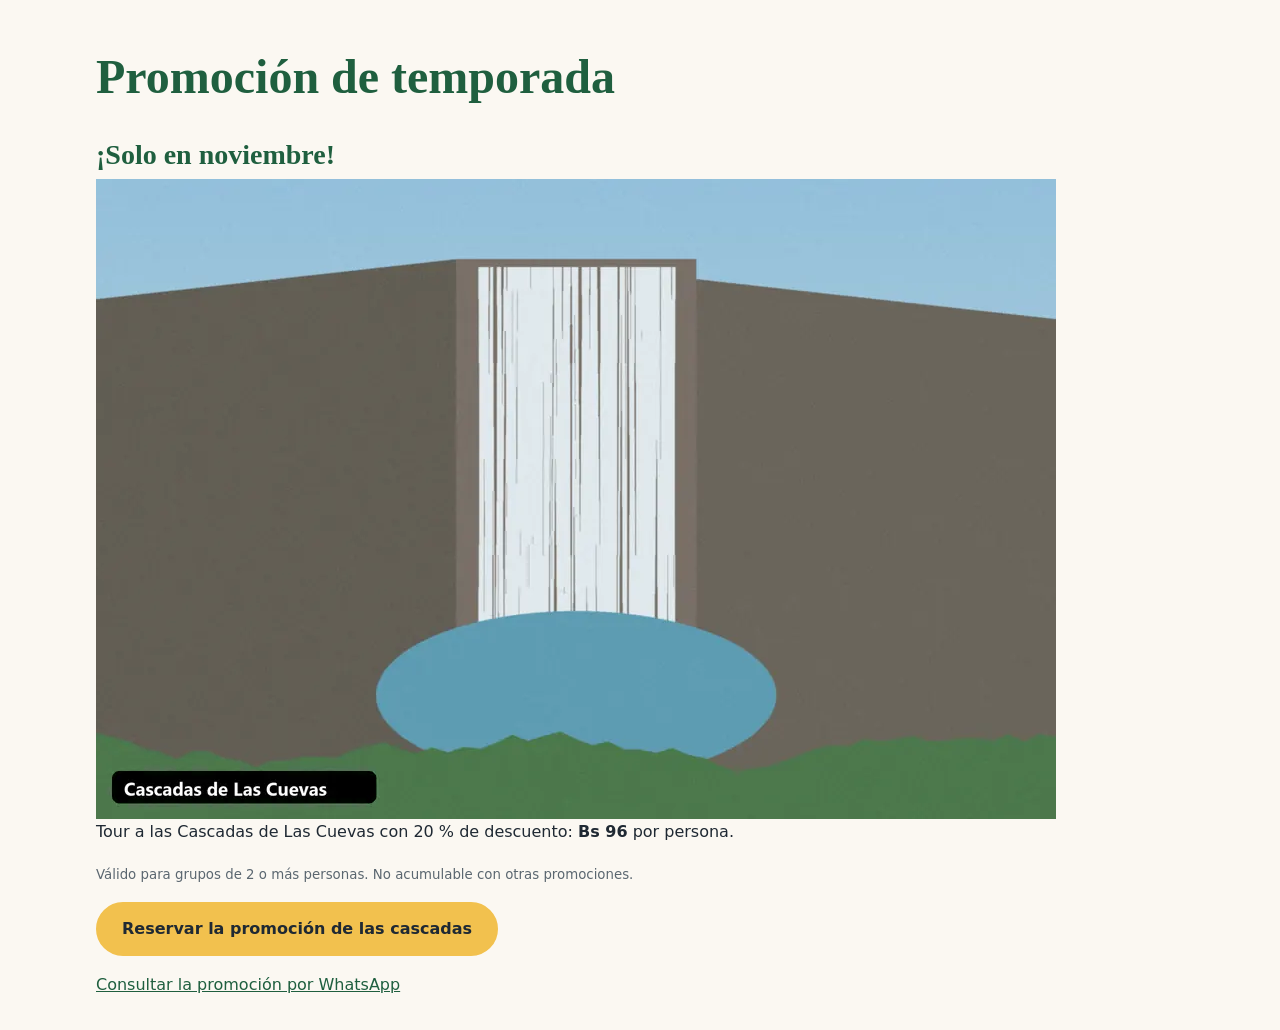
<file: practica-auditoria.html>
<!DOCTYPE html>
<html lang="es">
<head>
  <meta charset="UTF-8">
  <meta name="viewport" content="width=device-width, initial-scale=1.0">
  <!-- 1) Título descriptivo (antes: "Promo") y 2) meta description (faltaba: SEO) -->
  <title>Cascadas de Las Cuevas con 20 % de descuento · Senderos Samaipata</title>
  <meta name="description" content="Tour a las Cascadas de Las Cuevas a Bs 96 por persona durante noviembre de 2026. Válido para grupos de 2 o más.">
  <link rel="stylesheet" href="css/estilos.css">
  <meta name="theme-color" content="#1f5f3f">
  <!-- 9) favicon: sin él, el navegador pide /favicon.ico y registra un error 404 en la consola -->
  <link rel="icon" href="img/favicon.svg" type="image/svg+xml">
  <!-- 3) Sin <style> con colores sueltos: la nota usa --color-suave (5.5:1) y el precio va en <strong> (antes: gris #a9a9a9 = 2.3:1 y dorado sobre crema = 1.6:1) -->
</head>
<body>
  <main>
    <h1>Promoción de temporada</h1>
    <!-- 4) Jerarquía: h2 después de h1 (antes saltaba a h4) -->
    <h2>¡Solo en noviembre!</h2>
    <!-- 5) alt descriptivo y 6) width/height para reservar el espacio (antes: sin alt y sin dimensiones → CLS) -->
    <img src="img/cuevas-960.webp" width="960" height="640"
   https://sahoneropenaalanrdorigo-web.github.io/senderos-samaipata/alt="Ilustración de una cascada de Las Cuevas que cae sobre una poza turquesa">
    <p>Tour a las Cascadas de Las Cuevas con 20 % de descuento: <strong>Bs 96</strong> por persona.</p>
    <p><small>Válido para grupos de 2 o más personas. No acumulable con otras promociones.</small></p>
    <!-- 7) Texto de enlace descriptivo (antes: "clic aquí") -->
    <p><a class="boton" href="contacto.html#reserva">Reservar la promoción de las cascadas</a></p>
    <!-- 8) El botón con solo un ícono no tenía nombre accesible: ahora es un enlace con texto visible -->
    <p><a href="https://wa.me/59170000000">Consultar la promoción por WhatsApp</a></p>
  </main>
</body>
</html>
</file>
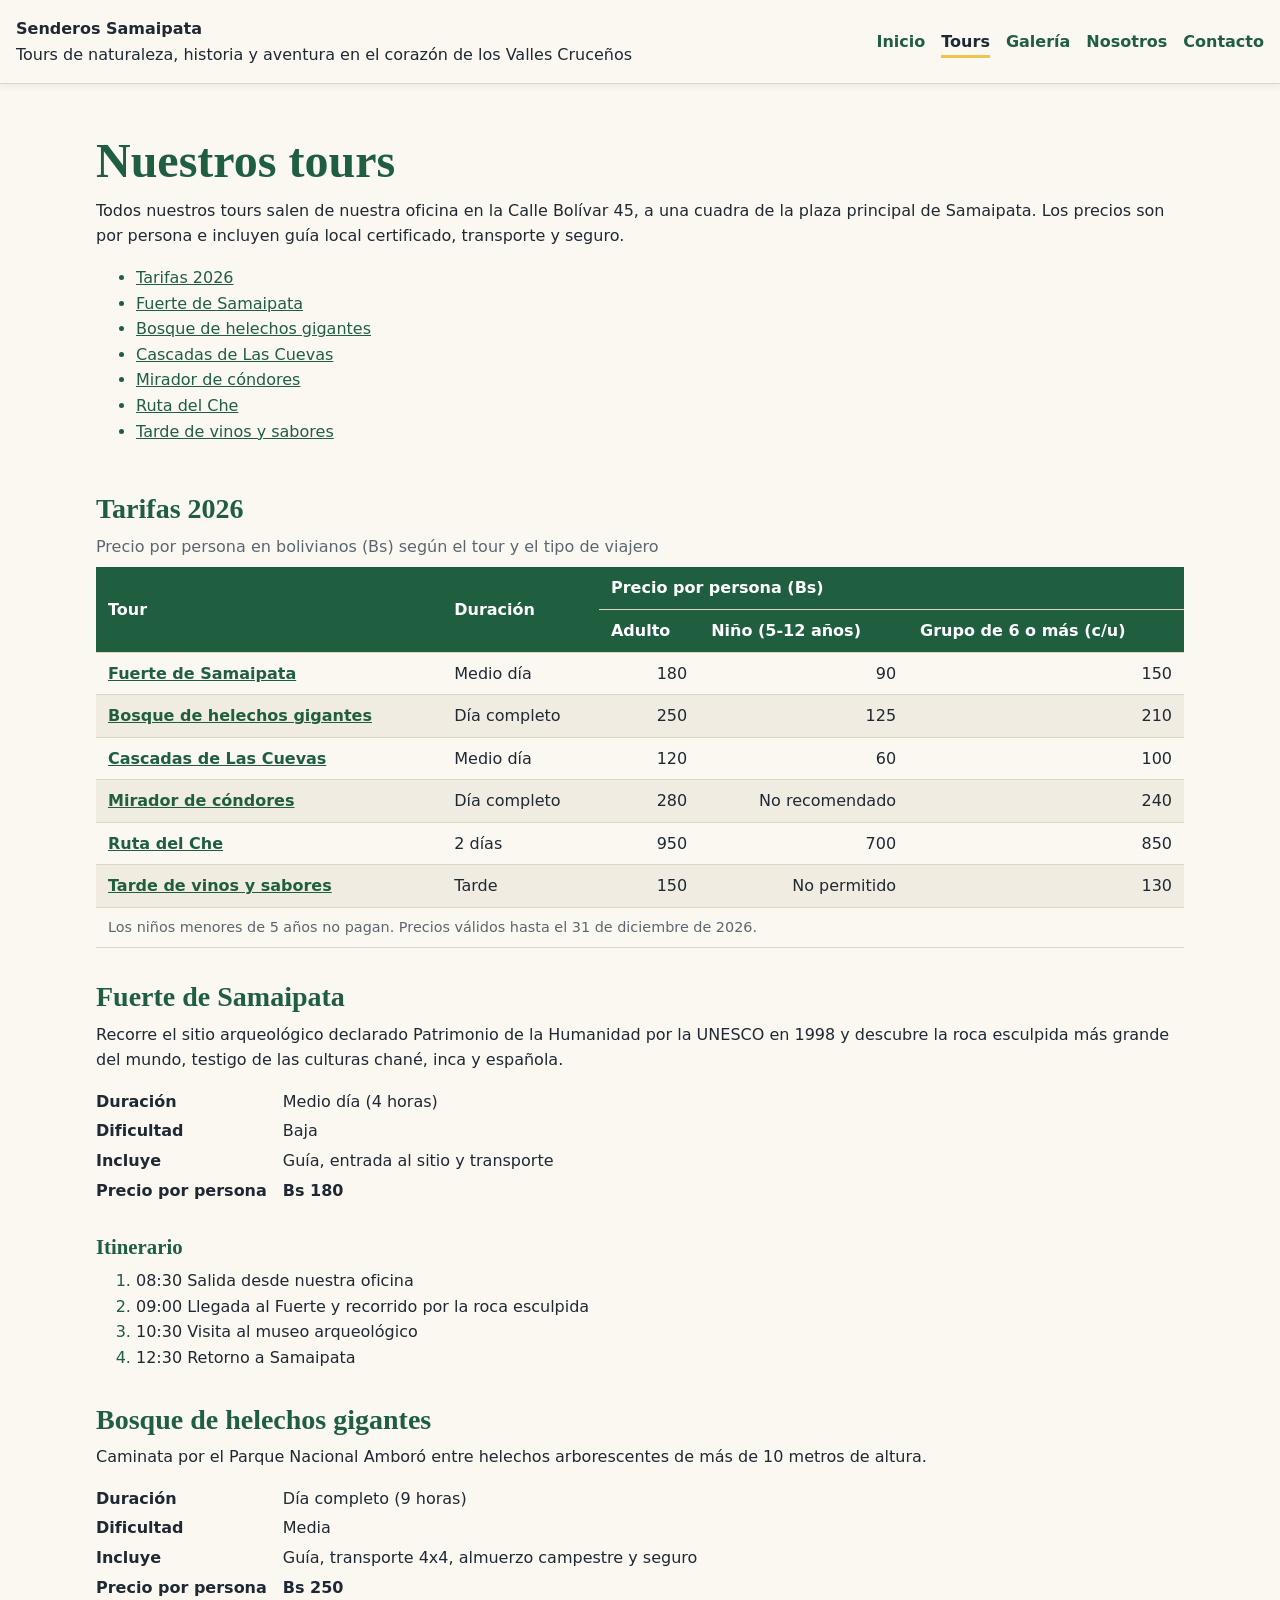
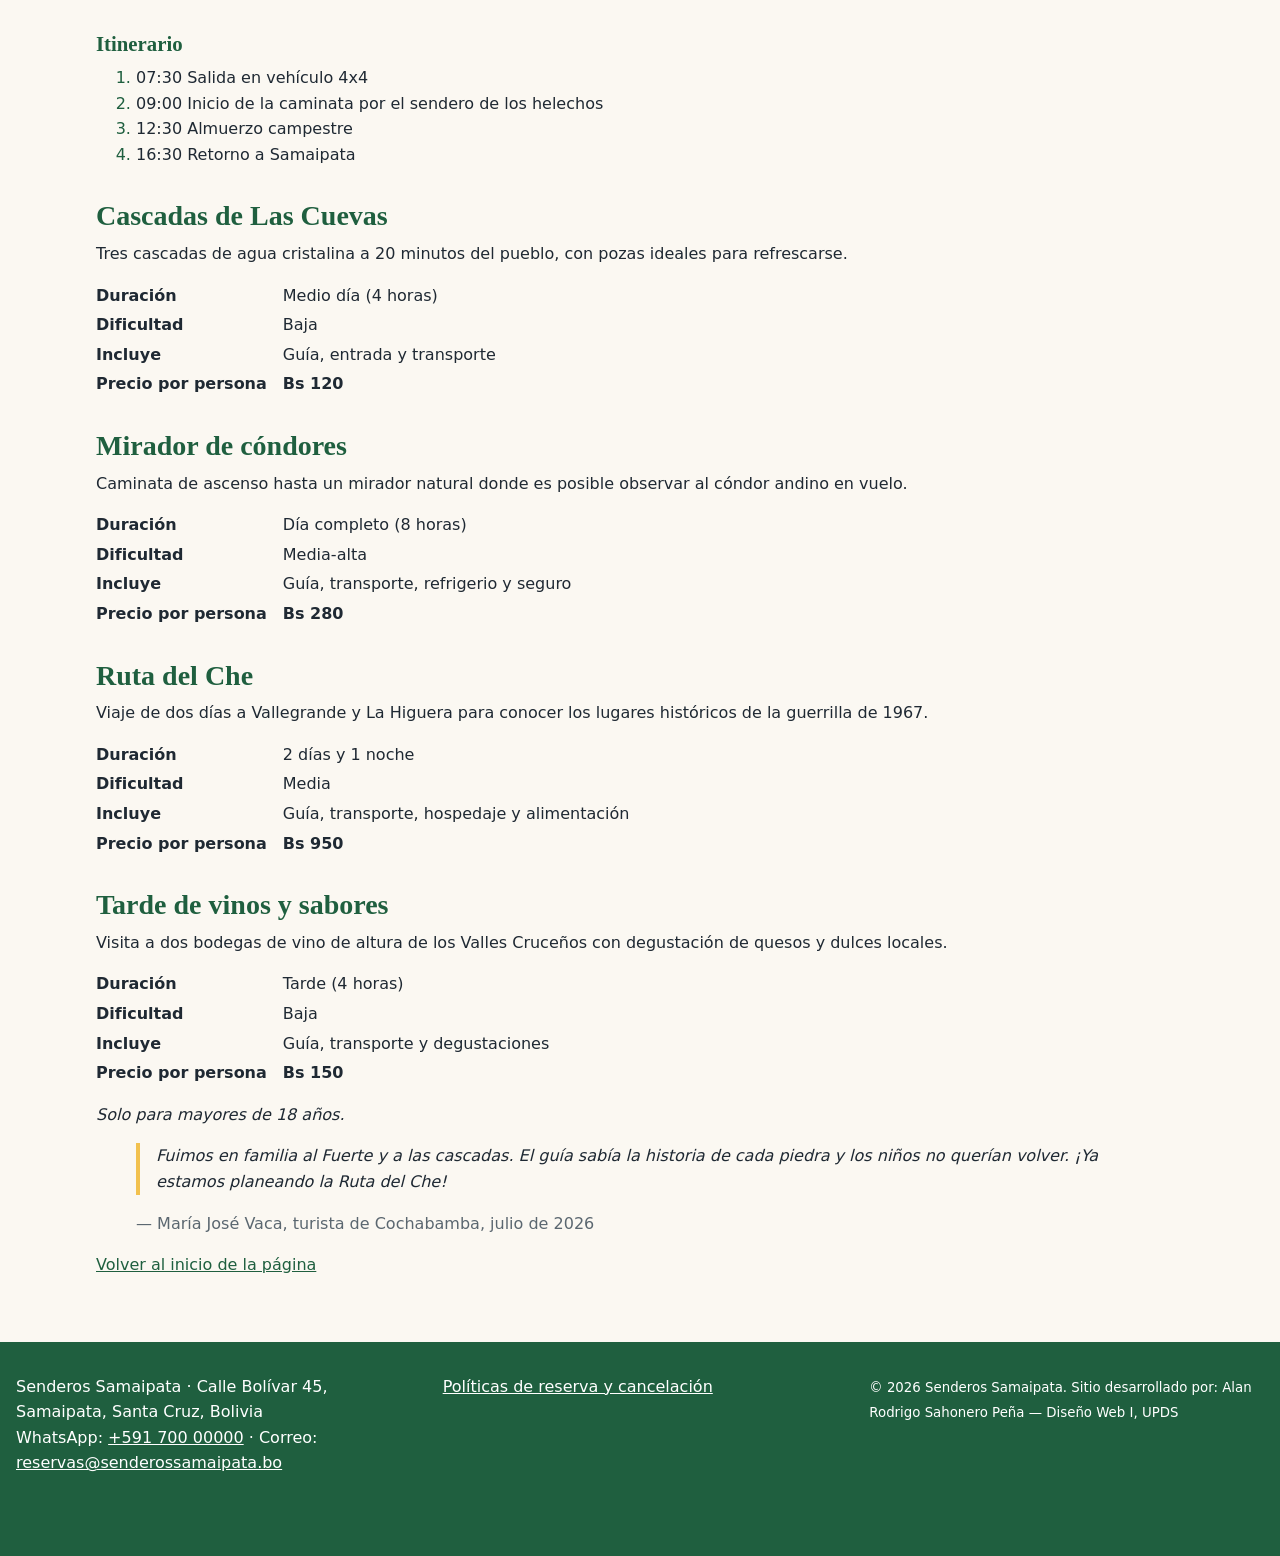
<file: tours.html>
<!DOCTYPE html>
<html lang="es">
<head>
  <meta charset="UTF-8">
  <meta name="viewport" content="width=device-width, initial-scale=1.0">
  <title>Tours en Samaipata: Fuerte, Amboró y más · Senderos Samaipata</title>
  <link rel="canonical" href="   https://sahoneropenaalanrdorigo-web.github.io/senderos-samaipata/tours.html">
  <meta name="description" content="Seis tours con guía local desde Samaipata: Fuerte de Samaipata, helechos gigantes, cascadas, cóndores, Ruta del Che y vinos de altura.">
  <link rel="stylesheet" href="css/estilos.css">
  <meta name="theme-color" content="#1f5f3f">
  <link rel="icon" href="img/favicon.svg" type="image/svg+xml">
  <link rel="apple-touch-icon" href="img/apple-touch-icon.png">
</head>
<body>
  <header>
    <div class="marca">
      <p><strong>Senderos Samaipata</strong></p>
      <p>Tours de naturaleza, historia y aventura en el corazón de los Valles Cruceños</p>
    </div>
    <nav aria-label="Menú principal">
      <ul>
        <li><a href="index.html">Inicio</a></li>
        <li><a href="tours.html" aria-current="page">Tours</a></li>
        <li><a href="galeria.html">Galería</a></li>
        <li><a href="nosotros.html">Nosotros</a></li>
        <li><a href="contacto.html">Contacto</a></li>
      </ul>
    </nav>
  </header>

  <main>
    <h1 id="arriba">Nuestros tours</h1>
    <p>Todos nuestros tours salen de nuestra oficina en la Calle Bolívar 45, a una cuadra de la plaza principal de
      Samaipata. Los precios son por persona e incluyen guía local certificado, transporte y seguro.</p>

    <nav aria-label="Tours en esta página">
      <ul>
        <li><a href="#tarifas">Tarifas 2026</a></li>
        <li><a href="#fuerte">Fuerte de Samaipata</a></li>
        <li><a href="#helechos">Bosque de helechos gigantes</a></li>
        <li><a href="#cuevas">Cascadas de Las Cuevas</a></li>
        <li><a href="#condores">Mirador de cóndores</a></li>
        <li><a href="#che">Ruta del Che</a></li>
        <li><a href="#vinos">Tarde de vinos y sabores</a></li>
      </ul>
    </nav>

      <section class="tabla-desplazable" aria-labelledby="tarifas" tabindex="0">
      <h2 id="tarifas">Tarifas 2026</h2>
      <table>
        <caption>Precio por persona en bolivianos (Bs) según el tour y el tipo de viajero</caption>
        <thead>
          <tr>
            <th scope="col" rowspan="2">Tour</th>
            <th scope="col" rowspan="2">Duración</th>
            <th scope="colgroup" colspan="3">Precio por persona (Bs)</th>
          </tr>
          <tr>
            <th scope="col">Adulto</th>
            <th scope="col">Niño (5-12 años)</th>
            <th scope="col">Grupo de 6 o más (c/u)</th>
          </tr>
        </thead>
        <tbody>
          <tr>
            <th scope="row"><a href="#fuerte">Fuerte de Samaipata</a></th>
            <td>Medio día</td>
            <td>180</td>
            <td>90</td>
            <td>150</td>
          </tr>
          <tr>
            <th scope="row"><a href="#helechos">Bosque de helechos gigantes</a></th>
            <td>Día completo</td>
            <td>250</td>
            <td>125</td>
            <td>210</td>
          </tr>
          <tr>
            <th scope="row"><a href="#cuevas">Cascadas de Las Cuevas</a></th>
            <td>Medio día</td>
            <td>120</td>
            <td>60</td>
            <td>100</td>
          </tr>
          <tr>
            <th scope="row"><a href="#condores">Mirador de cóndores</a></th>
            <td>Día completo</td>
            <td>280</td>
            <td>No recomendado</td>
            <td>240</td>
          </tr>
          <tr>
            <th scope="row"><a href="#che">Ruta del Che</a></th>
            <td>2 días</td>
            <td>950</td>
            <td>700</td>
            <td>850</td>
          </tr>
          <tr>
            <th scope="row"><a href="#vinos">Tarde de vinos y sabores</a></th>
            <td>Tarde</td>
            <td>150</td>
            <td>No permitido</td>
            <td>130</td>
          </tr>
        </tbody>
        <tfoot>
          <tr>
            <td colspan="5">Los niños menores de 5 años no pagan. Precios válidos hasta el
              <time datetime="2026-12-31">31 de diciembre de 2026</time>.</td>
          </tr>
        </tfoot>
      </table>
    </section>

    <article id="fuerte">
        <h2>Fuerte de Samaipata</h2>
        <p>Recorre el sitio arqueológico declarado Patrimonio de la Humanidad por la UNESCO en 1998 y descubre la roca esculpida más grande del mundo, testigo de las culturas chané, inca y española.</p>
        <dl>
          <dt>Duración</dt>
          <dd>Medio día (4 horas)</dd>
          <dt>Dificultad</dt>
          <dd>Baja</dd>
          <dt>Incluye</dt>
          <dd>Guía, entrada al sitio y transporte</dd>
          <dt>Precio por persona</dt>
          <dd><strong>Bs 180</strong></dd>
        </dl>
        <h3>Itinerario</h3>
        <ol>
          <li><time>08:30</time> Salida desde nuestra oficina</li>
          <li><time>09:00</time> Llegada al Fuerte y recorrido por la roca esculpida</li>
          <li><time>10:30</time> Visita al museo arqueológico</li>
          <li><time>12:30</time> Retorno a Samaipata</li>
        </ol>
      </article>

      <article id="helechos">
        <h2>Bosque de helechos gigantes</h2>
        <p>Caminata por el Parque Nacional Amboró entre helechos arborescentes de más de 10 metros de altura.</p>
        <dl>
          <dt>Duración</dt>
          <dd>Día completo (9 horas)</dd>
          <dt>Dificultad</dt>
          <dd>Media</dd>
          <dt>Incluye</dt>
          <dd>Guía, transporte 4x4, almuerzo campestre y seguro</dd>
          <dt>Precio por persona</dt>
          <dd><strong>Bs 250</strong></dd>
        </dl>
        <h3>Itinerario</h3>
        <ol>
          <li><time>07:30</time> Salida en vehículo 4x4</li>
          <li><time>09:00</time> Inicio de la caminata por el sendero de los helechos</li>
          <li><time>12:30</time> Almuerzo campestre</li>
          <li><time>16:30</time> Retorno a Samaipata</li>
        </ol>
      </article>

      <article id="cuevas">
        <h2>Cascadas de Las Cuevas</h2>
        <p>Tres cascadas de agua cristalina a 20 minutos del pueblo, con pozas ideales para refrescarse.</p>
        <dl>
          <dt>Duración</dt>
          <dd>Medio día (4 horas)</dd>
          <dt>Dificultad</dt>
          <dd>Baja</dd>
          <dt>Incluye</dt>
          <dd>Guía, entrada y transporte</dd>
          <dt>Precio por persona</dt>
          <dd><strong>Bs 120</strong></dd>
        </dl>
      </article>

      <article id="condores">
        <h2>Mirador de cóndores</h2>
        <p>Caminata de ascenso hasta un mirador natural donde es posible observar al cóndor andino en vuelo.</p>
        <dl>
          <dt>Duración</dt>
          <dd>Día completo (8 horas)</dd>
          <dt>Dificultad</dt>
          <dd>Media-alta</dd>
          <dt>Incluye</dt>
          <dd>Guía, transporte, refrigerio y seguro</dd>
          <dt>Precio por persona</dt>
          <dd><strong>Bs 280</strong></dd>
        </dl>
      </article>

      <article id="che">
        <h2>Ruta del Che</h2>
        <p>Viaje de dos días a Vallegrande y La Higuera para conocer los lugares históricos de la guerrilla de 1967.</p>
        <dl>
          <dt>Duración</dt>
          <dd>2 días y 1 noche</dd>
          <dt>Dificultad</dt>
          <dd>Media</dd>
          <dt>Incluye</dt>
          <dd>Guía, transporte, hospedaje y alimentación</dd>
          <dt>Precio por persona</dt>
          <dd><strong>Bs 950</strong></dd>
        </dl>
      </article>

      <article id="vinos">
        <h2>Tarde de vinos y sabores</h2>
        <p>Visita a dos bodegas de vino de altura de los Valles Cruceños con degustación de quesos y dulces locales.</p>
        <dl>
          <dt>Duración</dt>
          <dd>Tarde (4 horas)</dd>
          <dt>Dificultad</dt>
          <dd>Baja</dd>
          <dt>Incluye</dt>
          <dd>Guía, transporte y degustaciones</dd>
          <dt>Precio por persona</dt>
          <dd><strong>Bs 150</strong></dd>
        </dl>
        <p><em>Solo para mayores de 18 años.</em></p>
      </article>

    <figure>
      <blockquote>
        <p>Fuimos en familia al Fuerte y a las cascadas. El guía sabía la historia de cada piedra y los niños no
          querían volver. ¡Ya estamos planeando la Ruta del Che!</p>
      </blockquote>
      <figcaption>— María José Vaca, turista de Cochabamba, <time datetime="2026-07">julio de 2026</time></figcaption>
    </figure>

    <p><a href="#arriba">Volver al inicio de la página</a></p>
  </main>

  <footer>
    <address>
      Senderos Samaipata · Calle Bolívar 45, Samaipata, Santa Cruz, Bolivia<br>
      WhatsApp: <a href="https://wa.me/59170000000">+591 700 00000</a> ·
      Correo: <a href="mailto:reservas@senderossamaipata.bo">reservas@senderossamaipata.bo</a>
    </address>
    <p><a href="legal/politicas.html">Políticas de reserva y cancelación</a></p>
    <p><small>© 2026 Senderos Samaipata. Sitio desarrollado por: Alan Rodrigo Sahonero Peña — Diseño Web I, UPDS</small></p>
  </footer>
</body>
</html>
</file>
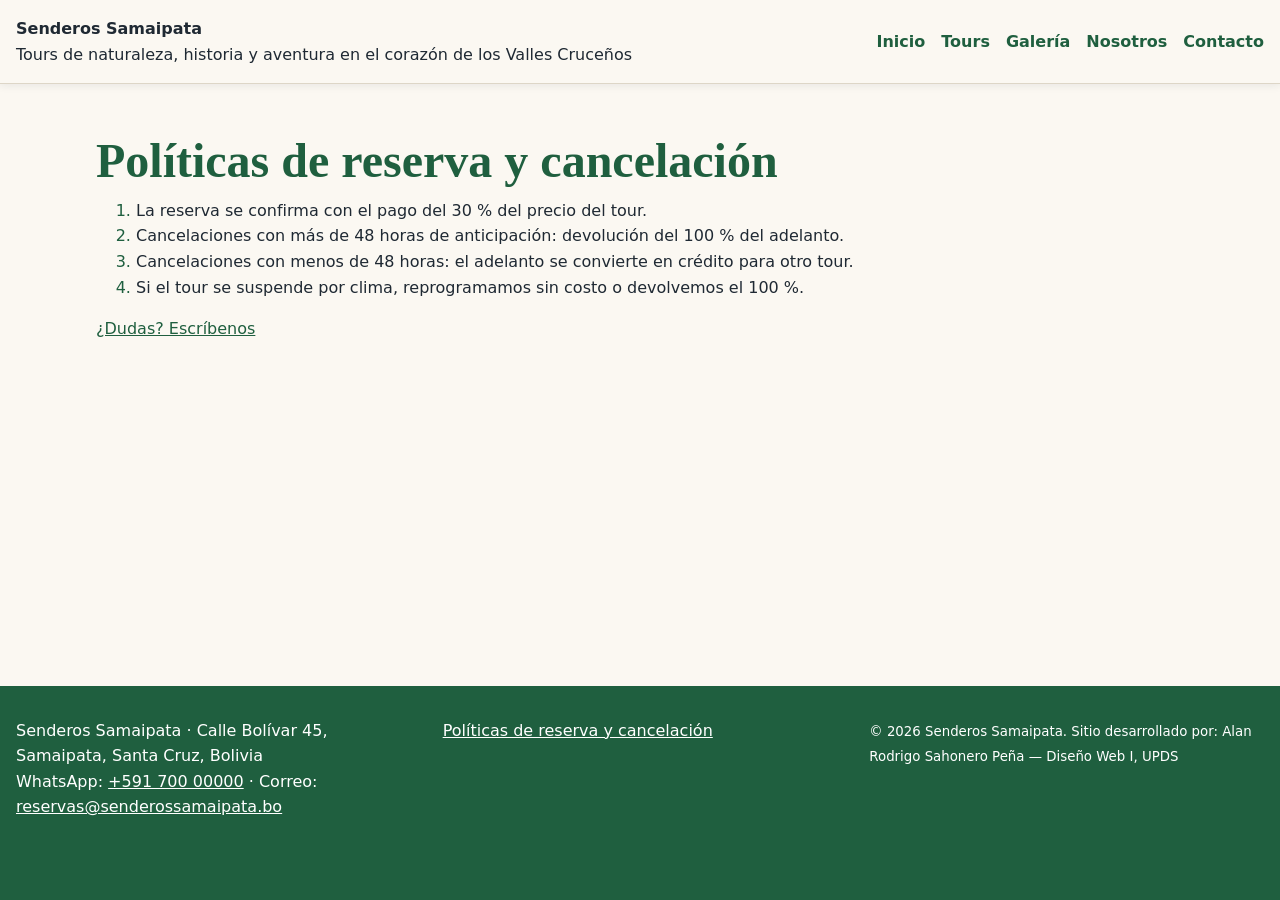
<file: legal/politicas.html>
<!DOCTYPE html>
<html lang="es">
<head>
  <meta charset="UTF-8">
  <meta name="viewport" content="width=device-width, initial-scale=1.0">
  <title>Políticas de reserva y cancelación · Senderos Samaipata</title>
  <link rel="canonical" href="   https://sahoneropenaalanrdorigo-web.github.io/senderos-samaipata/legal/politicas.html">
  <meta name="description" content="Condiciones de reserva, cancelación y reprogramación de los tours de Senderos Samaipata.">
  <link rel="stylesheet" href="../css/estilos.css">
  <meta name="theme-color" content="#1f5f3f">
  <link rel="icon" href="../img/favicon.svg" type="image/svg+xml">
  <link rel="apple-touch-icon" href="../img/apple-touch-icon.png">
</head>
<body>
  <header>
    <div class="marca">
      <p><strong>Senderos Samaipata</strong></p>
      <p>Tours de naturaleza, historia y aventura en el corazón de los Valles Cruceños</p>
    </div>
    <nav aria-label="Menú principal">
      <ul>
        <li><a href="../index.html">Inicio</a></li>
        <li><a href="../tours.html">Tours</a></li>
        <li><a href="../galeria.html">Galería</a></li>
        <li><a href="../nosotros.html">Nosotros</a></li>
        <li><a href="../contacto.html">Contacto</a></li>
      </ul>
    </nav>
  </header>

  <main>
    <h1>Políticas de reserva y cancelación</h1>
    <ol>
      <li>La reserva se confirma con el pago del 30 % del precio del tour.</li>
      <li>Cancelaciones con más de 48 horas de anticipación: devolución del 100 % del adelanto.</li>
      <li>Cancelaciones con menos de 48 horas: el adelanto se convierte en crédito para otro tour.</li>
      <li>Si el tour se suspende por clima, reprogramamos sin costo o devolvemos el 100 %.</li>
    </ol>
    <p><a href="../contacto.html">¿Dudas? Escríbenos</a></p>
  </main>

  <footer>
    <address>
      Senderos Samaipata · Calle Bolívar 45, Samaipata, Santa Cruz, Bolivia<br>
      WhatsApp: <a href="https://wa.me/59170000000">+591 700 00000</a> ·
      Correo: <a href="mailto:reservas@senderossamaipata.bo">reservas@senderossamaipata.bo</a>
    </address>
    <p><a href="../legal/politicas.html">Políticas de reserva y cancelación</a></p>
    <p><small>© 2026 Senderos Samaipata. Sitio desarrollado por: Alan Rodrigo Sahonero Peña — Diseño Web I, UPDS</small></p>
  </footer>
</body>
</html>
</file>
<file: css/estilos.css>
/* ==========================================================================
   Senderos Samaipata — hoja de estilos principal
   Laboratorio 5: primera hoja de estilos (Diseño Web I, UPDS) — SOLUCIÓN
   ========================================================================== */

/* ---------- 1. Variables: la identidad de la marca en un solo lugar ---------- */
:root {
  /* Colores (contraste verificado sobre --color-fondo: texto 13.9:1, bosque 7.2:1, suave 5.5:1, tierra 6.9:1) */
  --color-bosque: #1f5f3f;
  --color-sol: #f2c14e;
  --color-tierra: #9a3412;
  --color-texto: #1f2933;
  --color-suave: #5b6770;
  --color-fondo: #fbf8f2;
  --color-blanco: #ffffff;

  /* Tokens semánticos (Laboratorio 9): nombran la FUNCIÓN del color, no el color.
     Así el modo oscuro solo redefine estos valores. */
  --color-superficie: #ffffff;   /* tarjetas, campos, destacados */
  --color-borde: #ddd6c7;        /* bordes suaves */
  --color-borde-fuerte: #b9b2a3; /* bordes de campos */
  --color-cebra: #f1ece1;        /* filas pares de la tabla */
  --color-resalte: #fbeecb;      /* fila bajo el puntero */
  --color-error-fondo: #fdf1ec;  /* campo con error */
  --color-marca-fondo: #1f5f3f;  /* fondos de marca con texto blanco (pie, encabezados de tabla) */
  --color-texto-sobre-sol: #1f2933; /* texto sobre el dorado (botones, selección): fijo en ambos temas, 8.8:1 */
  --color-acento-fondo: #9a3412;  /* fondo terracota con texto blanco (insignia): fijo en ambos temas, 6.9:1 */

  color-scheme: light dark;      /* los controles nativos (inputs, barras) siguen el tema */

  /* Tipografías del sistema: cero descargas, cero espera */
  --fuente-texto: system-ui, -apple-system, "Segoe UI", Roboto, "Noto Sans", sans-serif;
  --fuente-titulos: Georgia, "Times New Roman", serif;

  /* Escala de espacios (múltiplos de 0.25rem = 4px) */
  --espacio-s: 0.5rem;
  --espacio-m: 1rem;
  --espacio-l: 2rem;
}

/* ---------- 2. Reset moderno ---------- */
*,
*::before,
*::after {
  box-sizing: border-box;
}

body {
  margin: 0;
}

/* La regla de oro: ningún medio se sale de su contenedor */
img,
picture,
video {
  display: block;
  max-width: 100%;
  height: auto;
}

iframe {
  display: block;
  max-width: 100%;
  border: 0;
}

/* Los controles de formulario heredan la tipografía del sitio */
input,
select,
textarea,
button {
  font: inherit;
}

/* ---------- 3. Tipografía y colores base ---------- */
body {
  font-family: var(--fuente-texto);
  font-size: 1rem;
  line-height: 1.6;
  color: var(--color-texto);
  background-color: var(--color-fondo);
}

h1,
h2,
h3 {
  font-family: var(--fuente-titulos);
  color: var(--color-bosque);
  line-height: 1.2;
  margin-block: var(--espacio-l) var(--espacio-s);
}

h1 {
  font-size: clamp(2rem, 1.5rem + 3vw, 3rem);
}

h2 {
  font-size: 1.75rem;
}

h3 {
  font-size: 1.3rem;
}

p,
ul,
ol,
dl {
  margin-block: 0 var(--espacio-m);
}

/* ---------- 4. Enlaces ---------- */
a {
  color: var(--color-bosque);
}

a:hover {
  color: var(--color-tierra);
}

/* ---------- 5. Espaciado básico del contenido ---------- */
main {
  max-width: 70rem;
  margin-inline: auto;
  padding: var(--espacio-m);
}

header,
footer {
  padding: var(--espacio-m);
}

figcaption,
small {
  color: var(--color-suave);
}

/* ==========================================================================
   Laboratorio 6 — Selectores, pseudoclases y pseudoelementos
   ========================================================================== */

/* ---------- 6. Foco visible para TODOS (accesibilidad de teclado) ---------- */
:focus-visible {
  outline: 3px solid var(--color-tierra);
  outline-offset: 3px;
}

::selection {
  background-color: var(--color-sol);
  color: var(--color-texto-sobre-sol);
}

/* ---------- 7. Cabecera y menú de navegación ---------- */
header > p:first-child {
  font-family: var(--fuente-titulos);
  font-size: 1.5rem;
  color: var(--color-bosque);
  margin-block-end: 0;
}

header > p:nth-child(2) {
  color: var(--color-suave);
}

header nav ul {
  list-style: none;
  padding: 0;
}

header nav a {
  text-decoration: none;
  font-weight: 600;
  padding-block: 0.25rem;
}

header nav a:hover {
  text-decoration: underline;
  text-underline-offset: 0.3em;
}

/* La página actual: un solo atributo sirve a la accesibilidad Y al estilo */
header nav a[aria-current="page"] {
  color: var(--color-texto);
  border-block-end: 3px solid var(--color-sol);
}

/* ---------- 8. Botones (enlaces con aspecto de botón y botones reales) ---------- */
.boton {
  display: inline-block;
  background-color: var(--color-sol);
  color: var(--color-texto-sobre-sol);
  font-weight: 700;
  text-decoration: none;
  padding: 0.75em 1.5em;
  border: 2px solid var(--color-sol);
  border-radius: 999px;
  cursor: pointer;
}

.boton:hover {
  background-color: var(--color-fondo);
  color: var(--color-bosque);
  border-color: var(--color-bosque);
}

.boton:active {
  transform: translateY(1px);
}

/* Enlaces que abren otra pestaña: una flecha avisa visualmente */
a[target="_blank"]::after {
  content: " ↗";
}

/* ---------- 9. Listas, citas y figuras ---------- */
li::marker {
  color: var(--color-bosque);
}

blockquote {
  margin-inline: 0;
  padding-inline-start: var(--espacio-m);
  border-inline-start: 4px solid var(--color-sol);
  font-style: italic;
}

dt {
  font-weight: 700;
}

dd {
  margin-inline-start: 0;
  margin-block-end: var(--espacio-s);
}

/* El tour al que se llega por un enlace (tours.html#che) se resalta */
article:target {
  background-color: var(--color-superficie);
  outline: 3px solid var(--color-sol);
  outline-offset: 0.5rem;
}

/* ---------- 10. Tabla de tarifas ---------- */
table {
  border-collapse: collapse;
  width: 100%;
}

caption {
  text-align: start;
  color: var(--color-suave);
  padding-block-end: var(--espacio-s);
}

th,
td {
  padding: 0.5rem 0.75rem;
  border-block-end: 1px solid var(--color-borde);
  text-align: start;
}

thead th {
  background-color: var(--color-marca-fondo);
  color: var(--color-blanco);
}

/* Cebra: filas pares con fondo, para seguir la fila con la vista */
tbody tr:nth-child(even) {
  background-color: var(--color-cebra);
}

tbody tr:hover {
  background-color: var(--color-resalte);
}

/* Las 3 columnas de precios alineadas a la derecha (números comparables) */
tbody td:nth-child(n + 3) {
  text-align: end;
  font-variant-numeric: tabular-nums;
}

tfoot td {
  color: var(--color-suave);
  font-size: 0.9rem;
}

/* En pantallas angostas la tabla se desplaza DENTRO de su contenedor, no toda la página */
.tabla-desplazable {
  overflow-x: auto;
}

/* ---------- 11. Formulario ---------- */
fieldset {
  border: 1px solid var(--color-borde);
  border-radius: 0.5rem;
  margin-block-end: var(--espacio-m);
}

legend {
  font-weight: 700;
  color: var(--color-bosque);
  padding-inline: var(--espacio-s);
}

label {
  display: block;
  margin-block-start: var(--espacio-s);
  font-weight: 600;
}

/* Radios y casilla: la etiqueta va en la misma línea que su control */
input[type="radio"] + label,
input[type="checkbox"] + label {
  display: inline;
  font-weight: 400;
  margin-inline-end: var(--espacio-m);
}

input:not([type="radio"], [type="checkbox"]),
select,
textarea {
  display: block;
  width: 100%;
  max-width: 30rem;
  padding: 0.5rem 0.75rem;
  border: 2px solid var(--color-borde-fuerte);
  border-radius: 0.5rem;
  background-color: var(--color-superficie);
}

input:focus-visible,
select:focus-visible,
textarea:focus-visible {
  border-color: var(--color-bosque);
}

/* Error SOLO después de que el usuario interactuó con el campo */
input:user-invalid,
select:user-invalid {
  border-color: var(--color-tierra);
  background-color: var(--color-error-fondo);
}

#ayuda-celular {
  font-size: 0.9rem;
  color: var(--color-suave);
  margin-block: 0.25rem 0;
}

form .boton {
  display: block; /* en su propia línea, no junto a la casilla */
  margin-block-start: var(--espacio-m);
}

/* ==========================================================================
   Laboratorio 7 — Modelo de caja, posicionamiento y Flexbox
   ========================================================================== */

/* ---------- 12. Cabecera fija (sticky) con Flexbox ---------- */
header {
  display: flex;
  flex-wrap: wrap;
  align-items: center;
  justify-content: space-between;
  gap: var(--espacio-s) var(--espacio-l);
  background-color: var(--color-fondo);
  border-block-end: 1px solid var(--color-borde);
  box-shadow: 0 2px 8px rgb(31 41 51 / 0.08);
}

.marca p {
  margin: 0;
}

/* El menú: de inline-block a Flexbox */
header nav ul {
  display: flex;
  flex-wrap: wrap;
  gap: var(--espacio-m);
  margin: 0;
}

header nav li {
  margin: 0;
}

/* Al saltar a un ancla, el destino no queda escondido debajo de la cabecera fija */
[id] {
  scroll-margin-top: 7rem;
}

/* ---------- 13. Tarjetas de tours (modelo de caja + Flexbox) ---------- */
.tarjetas {
  display: flex;
  flex-wrap: wrap;
  gap: var(--espacio-m);
}

.tarjeta {
  position: relative; /* referencia para la insignia */
  flex: 1 1 16rem;
  padding: var(--espacio-m);
  background-color: var(--color-superficie);
  border: 1px solid var(--color-borde);
  border-radius: 0.75rem;
  box-shadow: 0 4px 12px rgb(31 41 51 / 0.06);
}

.tarjeta img {
  border-radius: 0.5rem;
  margin-block-end: var(--espacio-s);
}

.tarjeta h3 {
  margin-block-start: var(--espacio-s);
}

/* La insignia se ubica respecto de su tarjeta */
.insignia {
  position: absolute;
  top: 1.5rem;
  left: 1.5rem;
  margin: 0;
  padding: 0.25rem 0.75rem;
  background-color: var(--color-acento-fondo);
  color: var(--color-blanco);
  font-size: 0.85rem;
  font-weight: 700;
  border-radius: 999px;
}

/* ---------- 14. Botón flotante de WhatsApp (fixed) ---------- */
.whatsapp-flotante {
  position: fixed;
  right: 1rem;
  bottom: 1rem;
  z-index: 20;
  padding: 0.75rem 1.25rem;
  background-color: var(--color-marca-fondo);
  color: var(--color-blanco);
  font-weight: 700;
  text-decoration: none;
  border-radius: 999px;
  box-shadow: 0 6px 16px rgb(31 41 51 / 0.25);
}

.whatsapp-flotante:hover {
  color: var(--color-blanco);
  background-color: var(--color-acento-fondo);
}

/* ---------- 15. Pie de página ---------- */
footer {
  margin-block-start: var(--espacio-l);
  padding-block: var(--espacio-l) 5rem; /* espacio para que el botón flotante no tape los créditos */
  background-color: var(--color-marca-fondo);
  color: var(--color-blanco);
}

footer a,
footer a:hover,
footer small {
  color: var(--color-blanco);
}

footer address {
  font-style: normal;
}

/* ==========================================================================
   Laboratorio 8 — CSS Grid
   ========================================================================== */

/* ---------- 16. Esqueleto de la página con áreas nombradas ---------- */
body {
  display: grid;
  grid-template-areas:
    "cabecera"
    "principal"
    "pie";
  grid-template-rows: auto 1fr auto; /* el pie queda abajo aunque la página tenga poco contenido */
  min-height: 100dvh;
}

header { grid-area: cabecera; }
main   { grid-area: principal; width: 100%; min-width: 0; } /* sin min-width: 0 la tabla ensancha main */
footer { grid-area: pie; }

/* ---------- 17. Portada: texto superpuesto a la imagen (apilar en la misma celda) ---------- */
.hero {
  display: grid;
  grid-template-areas: "hero";
  border-radius: 1rem;
  overflow: hidden; /* recorta la imagen con el radio */
}

.hero > * {
  grid-area: hero; /* imagen y texto ocupan la MISMA celda: se superponen */
}

.hero img {
  width: 100%;
  height: 100%;
  min-height: 24rem;
  object-fit: cover;
}

.hero-texto {
  align-self: end; /* el bloque de texto se ubica abajo de la celda */
  padding: var(--espacio-l) var(--espacio-m) var(--espacio-m);
  background: linear-gradient(to top, rgb(15 35 25 / 0.92), rgb(15 35 25 / 0.55) 70%, transparent);
  color: var(--color-blanco);
}

.hero-texto h1 {
  color: var(--color-blanco);
  margin-block-start: 0;
}

/* ---------- 18. Galería: columnas automáticas sin media queries ---------- */
.galeria {
  display: grid;
  grid-template-columns: repeat(auto-fit, minmax(16rem, 1fr));
  gap: var(--espacio-l) var(--espacio-m);
}

.galeria section h2 {
  font-size: 1.3rem;
  margin-block-start: 0;
}

.galeria figure {
  margin: 0;
}

.galeria img {
  width: 100%;
  aspect-ratio: 3 / 2;
  object-fit: cover;
  border-radius: 0.5rem;
}

/* ---------- 19. Fichas de datos (dl) en dos columnas alineadas ---------- */
article dl,
section dl {
  display: grid;
  grid-template-columns: max-content 1fr;
  gap: 0.25rem var(--espacio-m);
}

article dd,
section dd {
  margin: 0; /* el gap de la cuadrícula ya separa */
}

/* ---------- 20. Pie en columnas ---------- */
footer {
  display: grid;
  grid-template-columns: repeat(auto-fit, minmax(14rem, 1fr));
  gap: var(--espacio-s) var(--espacio-l);
  align-items: start;
}

/* ==========================================================================
   Laboratorio 9 — Responsive mobile-first y modo oscuro
   La base (todo lo anterior) es para el CELULAR. Las media queries AGREGAN mejoras
   cuando hay más espacio: nunca al revés.
   ========================================================================== */

/* ---------- 21. Celular (base): detalles que ahorran espacio vertical ---------- */
.marca p:nth-child(2) {
  font-size: 0.875rem;
}

/* ---------- 22. Tablet en adelante (≥ 48em ≈ 768 px) ---------- */
@media (min-width: 48em) {
  /* En el celular la cabecera fija robaría ~ 1/4 de la pantalla: solo la fijamos con espacio */
  header {
    position: sticky;
    top: 0;
    z-index: 10;
  }

  .marca p:nth-child(2) {
    font-size: 1rem;
  }

  .hero img {
    min-height: 28rem;
  }

  .hero-texto {
    padding: var(--espacio-l);
  }
}

/* ---------- 23. Escritorio (≥ 64em ≈ 1024 px) ---------- */
@media (min-width: 64em) {
  .hero-texto {
    max-width: 44rem; /* líneas cortas y legibles sobre la foto */
  }

  /* Formulario: 'Tus datos' | 'Tu tour' lado a lado; el resto sigue debajo, a todo el ancho */
  .form-columnas {
    display: grid;
    grid-template-columns: 1fr 1fr;
    gap: 0 var(--espacio-l);
    align-items: start;
  }
}

/* ---------- 24. Modo oscuro automático (preferencia del sistema) ---------- */
@media (prefers-color-scheme: dark) {
  :root {
    /* contraste verificado: texto 14.7:1, suave 8.8:1, bosque 10:1, tierra 8.8:1 sobre el fondo */
    --color-fondo: #121c17;
    --color-texto: #e6ede8;
    --color-suave: #aebbb3;
    --color-bosque: #8fd3a9;
    --color-tierra: #f4a582;
    --color-superficie: #1b2a22;
    --color-borde: #34463c;
    --color-borde-fuerte: #52665a;
    --color-cebra: #18251e;
    --color-resalte: #2a3b31;
    --color-error-fondo: #3a211a;
    /* --color-marca-fondo, --color-sol, --color-texto-sobre-sol y --color-acento-fondo NO cambian:
       son fondos de marca con su propio color de texto (lección de Lighthouse, clase 13) */
  }

  header {
    box-shadow: 0 2px 8px rgb(0 0 0 / 0.4);
  }
}

/* ---------- 25. Impresión: el turista imprime el itinerario ---------- */
@media print {
  header nav,
  .whatsapp-flotante,
  video,
  iframe,
  form {
    display: none;
  }

  body {
    display: block;
    background: none;
    color: black;
  }
}

/* ==========================================================================
   Laboratorio 11 — Transiciones y animaciones con propósito
   ========================================================================== */

/* ---------- 26. Transiciones: los cambios de estado se suavizan ---------- */
.boton,
header nav a,
.whatsapp-flotante {
  transition: background-color 0.2s ease, color 0.2s ease, border-color 0.2s ease, transform 0.2s ease;
}

@media (hover: hover) {
  .tarjeta {
    transition: transform 0.25s ease, box-shadow 0.25s ease;
  }

  .tarjeta:hover {
    transform: translateY(-4px);
    box-shadow: 0 12px 24px rgb(31 41 51 / 0.12);
  }

  .whatsapp-flotante:hover {
    transform: scale(1.05);
  }
}

/* ---------- 27. Animación de entrada del texto de la portada ---------- */
@keyframes aparecer {
  from {
    opacity: 0;
    transform: translateY(1rem);
  }

  to {
    opacity: 1;
    transform: translateY(0);
  }
}

.hero-texto {
  animation: aparecer 0.6s ease-out both;
}

/* Desplazamiento suave al saltar a las anclas (índice de tours) */
html {
  scroll-behavior: smooth;
}

/* ---------- 28. Respeto por quien pide menos movimiento ---------- */
@media (prefers-reduced-motion: reduce) {
  *,
  *::before,
  *::after {
    animation-duration: 0.01ms !important;
    animation-iteration-count: 1 !important;
    transition-duration: 0.01ms !important;
    scroll-behavior: auto !important;
  }
}

/* ==========================================================================
   Laboratorio 12 — Página "Nosotros": componentes nuevos, mismos tokens
   ========================================================================== */

/* ---------- 29. Texto de entrada ---------- */
.entrada {
  font-size: 1.15rem;
  max-width: 65ch;
}

/* ---------- 30. Línea de tiempo (una lista ordenada con estilo) ---------- */
.linea-tiempo {
  list-style: none;
  padding-inline-start: var(--espacio-m);
  border-inline-start: 3px solid var(--color-sol);
}

.linea-tiempo li {
  position: relative;
  padding-inline-start: var(--espacio-m);
  margin-block-end: var(--espacio-m);
}

.linea-tiempo li::before {
  content: "";
  position: absolute;
  left: calc(-1 * var(--espacio-m) - 0.45rem - 1.5px); /* centro del punto sobre el centro de la línea de 3px */
  top: 0.45em;
  width: 0.9rem;
  height: 0.9rem;
  border-radius: 50%;
  background-color: var(--color-marca-fondo);
  border: 3px solid var(--color-fondo);
}

.linea-tiempo strong {
  display: block;
  color: var(--color-bosque);
}

/* ---------- 31. Equipo: tarjetas en cuadrícula ---------- */
.equipo {
  list-style: none;
  padding: 0;
  display: grid;
  grid-template-columns: repeat(auto-fit, minmax(13rem, 1fr));
  gap: var(--espacio-m);
}

.equipo li {
  padding: var(--espacio-m);
  background-color: var(--color-superficie);
  border: 1px solid var(--color-borde);
  border-radius: 0.75rem;
  text-align: center;
}

.equipo h3 {
  margin-block: var(--espacio-s) 0.25rem;
}

.avatar {
  display: grid;
  place-items: center;
  width: 4rem;
  height: 4rem;
  margin-inline: auto;
  border-radius: 50%;
  background-color: var(--color-marca-fondo);
  color: var(--color-blanco);
  font-family: var(--fuente-titulos);
  font-size: 1.3rem;
  font-weight: 700;
}

/* ---------- 32. Cifras de impacto ---------- */
.cifras {
  list-style: none;
  padding: 0;
  display: grid;
  grid-template-columns: repeat(auto-fit, minmax(12rem, 1fr));
  gap: var(--espacio-m);
}

.cifras li {
  padding: var(--espacio-m);
  border-radius: 0.75rem;
  background-color: var(--color-cebra);
}

.cifras strong {
  display: block;
  font-family: var(--fuente-titulos);
  font-size: clamp(2rem, 1.5rem + 2vw, 2.75rem);
  color: var(--color-bosque);
}

/* ---------- 33. Preguntas frecuentes con <details> ---------- */
details {
  border-block-end: 1px solid var(--color-borde);
  padding-block: var(--espacio-s);
}

summary {
  cursor: pointer;
  font-weight: 700;
  padding-block: var(--espacio-s);
}

details[open] summary {
  color: var(--color-bosque);
}

details p {
  margin-block: var(--espacio-s) var(--espacio-m);
}
</file>
<file: version-bootstrap/css/personalizado.css>
/* ==========================================================================
   Personalización de Bootstrap con la identidad de Senderos Samaipata (Laboratorios 10-11)
   Estrategia: sobrescribir las VARIABLES CSS de Bootstrap (--bs-*), no sus reglas.
   Se carga DESPUÉS de bootstrap.min.css.
   ========================================================================== */

/* ---------- 1. Tokens de la marca y variables globales de Bootstrap ---------- */
:root,
[data-bs-theme="light"] {
  --marca-bosque: #1f5f3f;
  --marca-sol: #f2c14e;
  --marca-sol-oscuro: #e0ac2f;
  --marca-tierra: #9a3412;

  --bs-body-bg: #fbf8f2;
  --bs-body-color: #1f2933;
  --bs-tertiary-bg: #f1ece1;
  --bs-link-color-rgb: 31, 95, 63;        /* los enlaces usan rgba(var(--bs-link-color-rgb), …) */
  --bs-link-hover-color-rgb: 154, 52, 18;
  --bs-danger-rgb: 154, 52, 18;   https://sahoneropenaalanrdorigo-web.github.io/senderos-samaipata/  /* el badge 'Más vendido' toma el terracota de la marca */
  --bs-border-radius-lg: 1rem;
}

[data-bs-theme="dark"] {
  --marca-bosque: #8fd3a9;
  --bs-body-bg: #121c17;
  --bs-body-color: #e6ede8;
  --bs-tertiary-bg: #18251e;
  --bs-link-color-rgb: 143, 211, 169;
  --bs-link-hover-color-rgb: 244, 165, 130;
}

/* ---------- 2. Tipografía ---------- */
h1,
h2,
h3,
.h3,
.navbar-brand {
  font-family: Georgia, "Times New Roman", serif;
}

.navbar-brand {
  color: var(--marca-bosque);
}

/* ---------- 3. Botones con la marca: se redefinen las variables del componente ---------- */
.btn-warning {
  --bs-btn-color: #1f2933;
  --bs-btn-bg: var(--marca-sol);
  --bs-btn-border-color: var(--marca-sol);
  --bs-btn-hover-color: #1f2933;
  --bs-btn-hover-bg: var(--marca-sol-oscuro);
  --bs-btn-hover-border-color: var(--marca-sol-oscuro);
  --bs-btn-active-bg: var(--marca-sol-oscuro);
}

.btn-outline-success {
  --bs-btn-color: var(--marca-bosque);
  --bs-btn-border-color: var(--marca-bosque);
  --bs-btn-hover-color: #ffffff;
  --bs-btn-hover-bg: #1f5f3f;
  --bs-btn-hover-border-color: #1f5f3f;
  --bs-btn-active-bg: #1f5f3f;
}

/* ---------- 4. Tarjetas y carrusel ---------- */
.card-img-top {
  aspect-ratio: 3 / 2;
  object-fit: cover;
}

.carousel-item img {
  aspect-ratio: 16 / 9;
  object-fit: cover;
}

/* El texto del carrusel sobre un degradado para garantizar el contraste */
.carousel-caption {
  inset: auto 0 0;
  padding: 3rem 1.5rem 2.5rem;
  background: linear-gradient(to top, rgb(15 35 25 / 0.9), transparent);
  color: #ffffff; /* texto blanco sobre el degradado, también en modo oscuro */
  text-align: start;
}

/* ---------- 5. Movimiento con propósito ---------- */
@media (hover: hover) {
  .card {
    transition: transform 0.2s ease, box-shadow 0.2s ease;
  }

  .card:hover {
    transform: translateY(-4px);
    box-shadow: 0 0.75rem 1.5rem rgb(31 41 51 / 0.15);
  }
}

@media (prefers-reduced-motion: reduce) {
  .card,
  .carousel-item {
    transition: none;
  }

  .card:hover {
    transform: none;
  }
}
</file>
